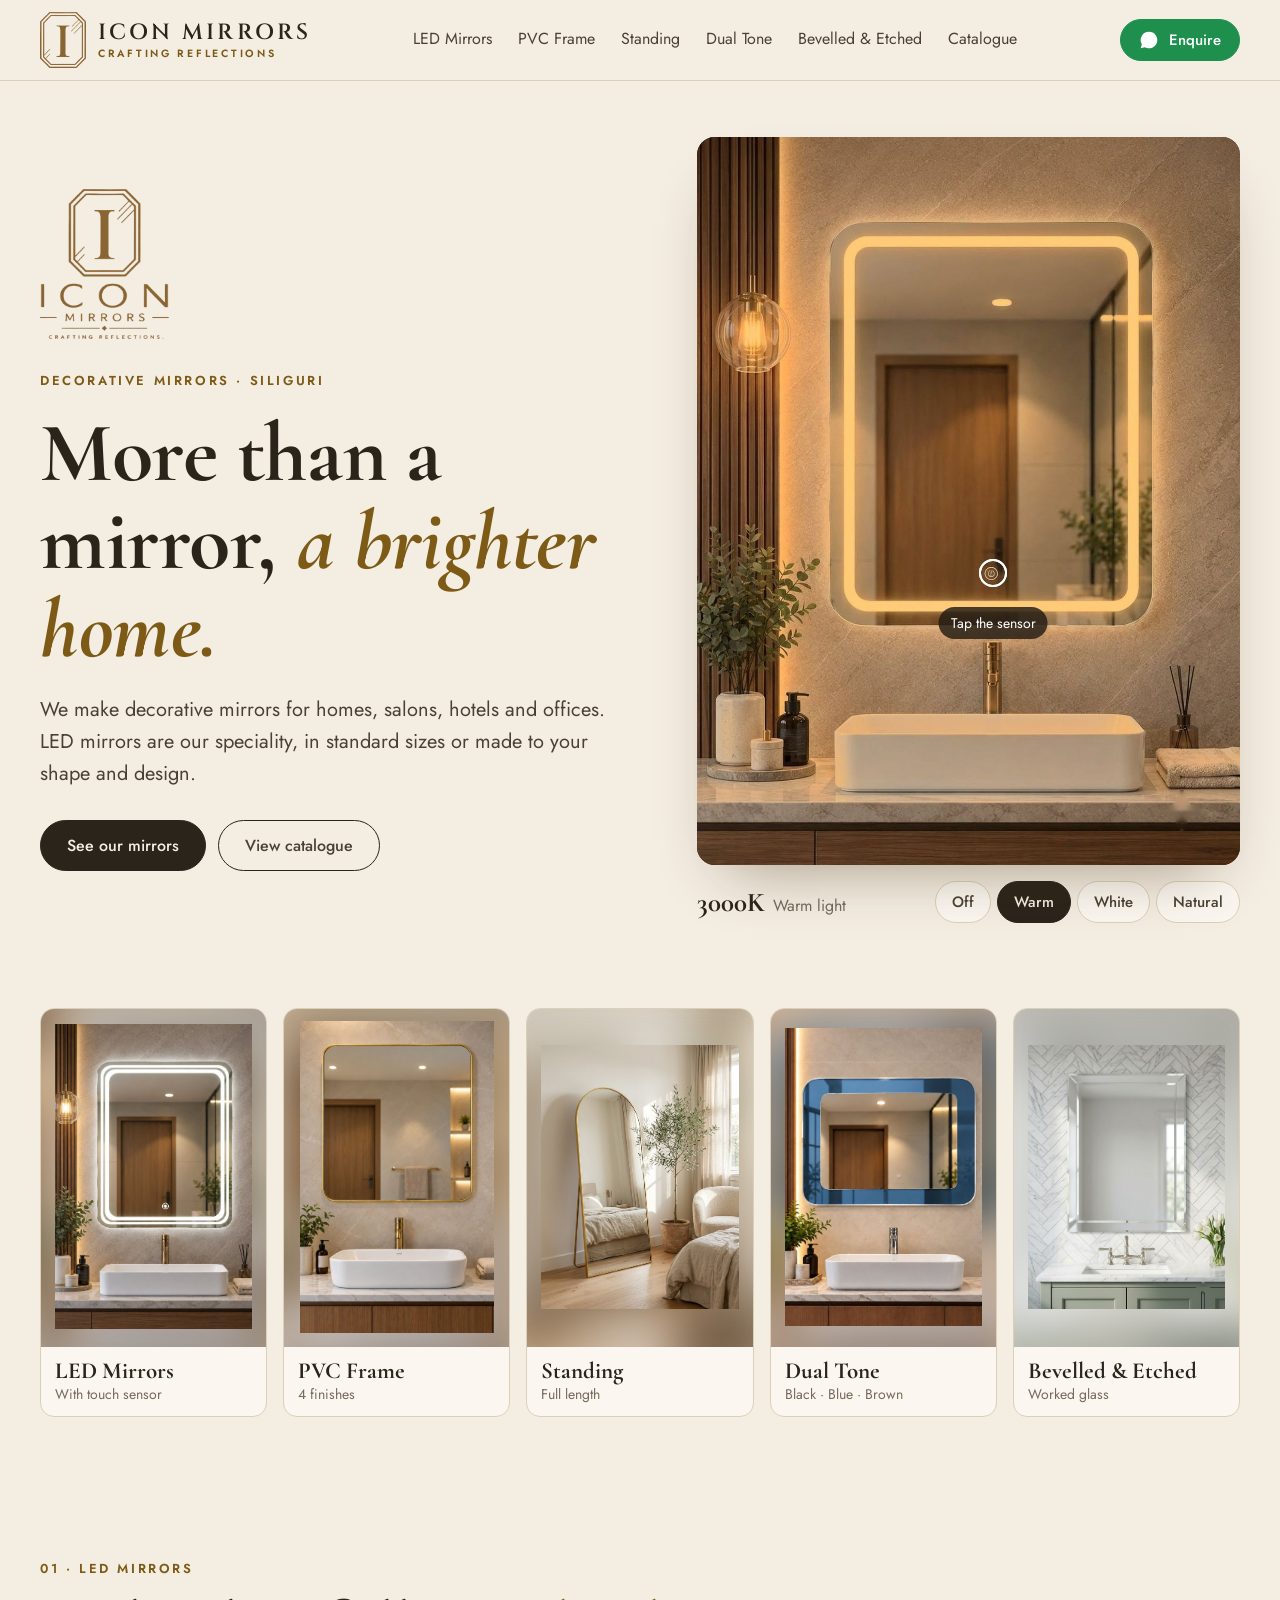
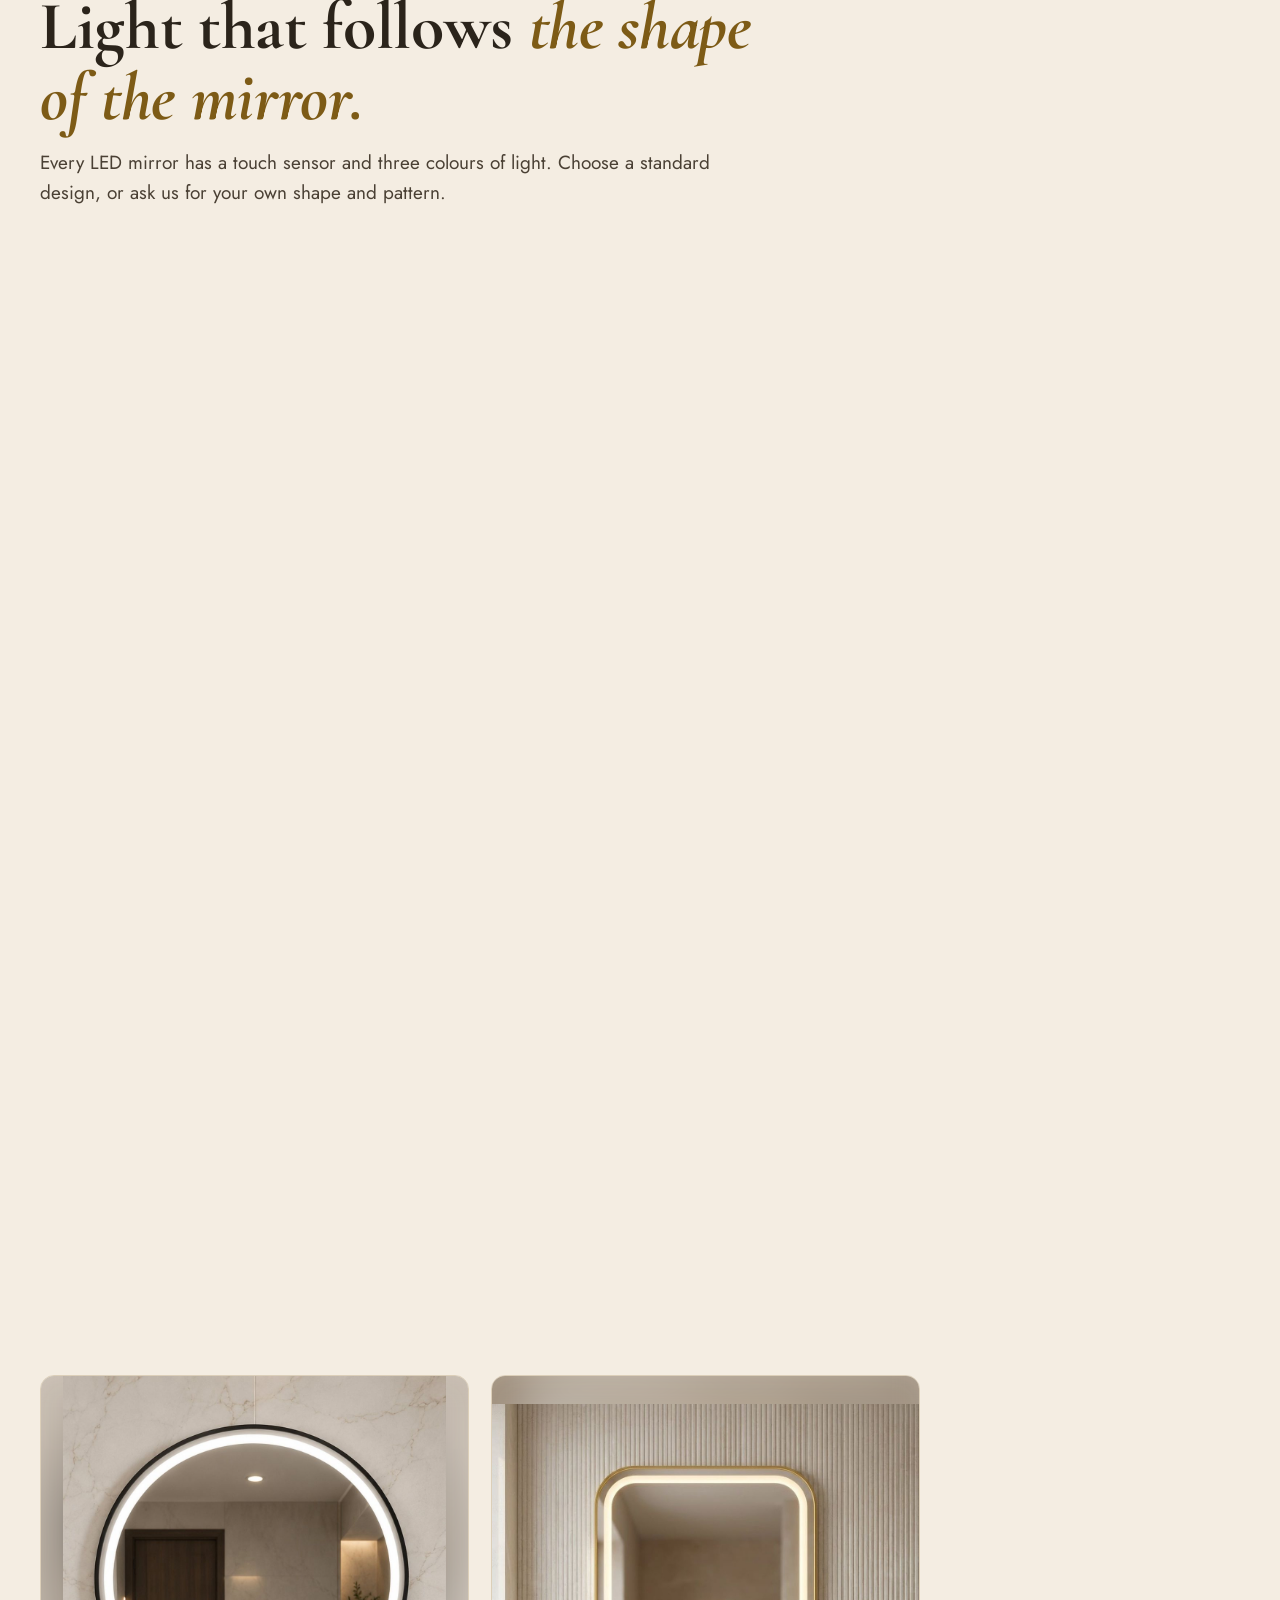
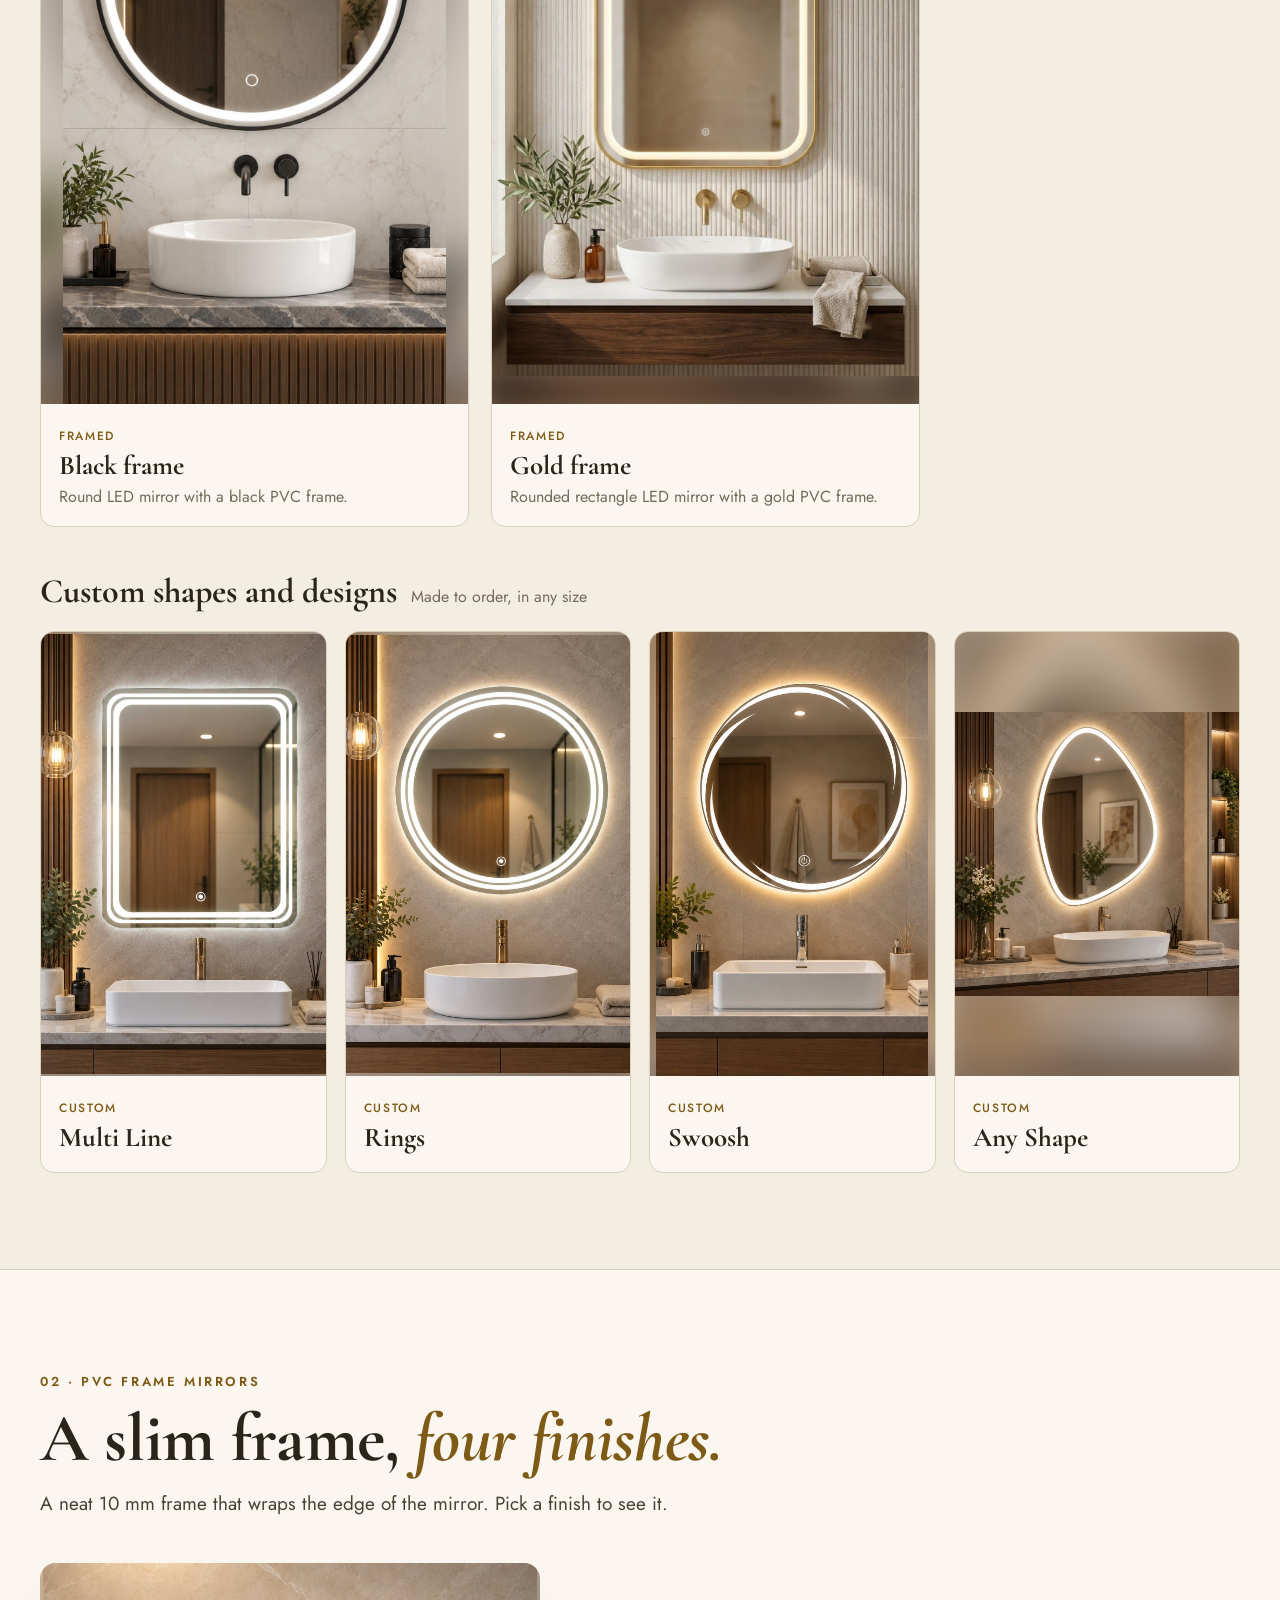
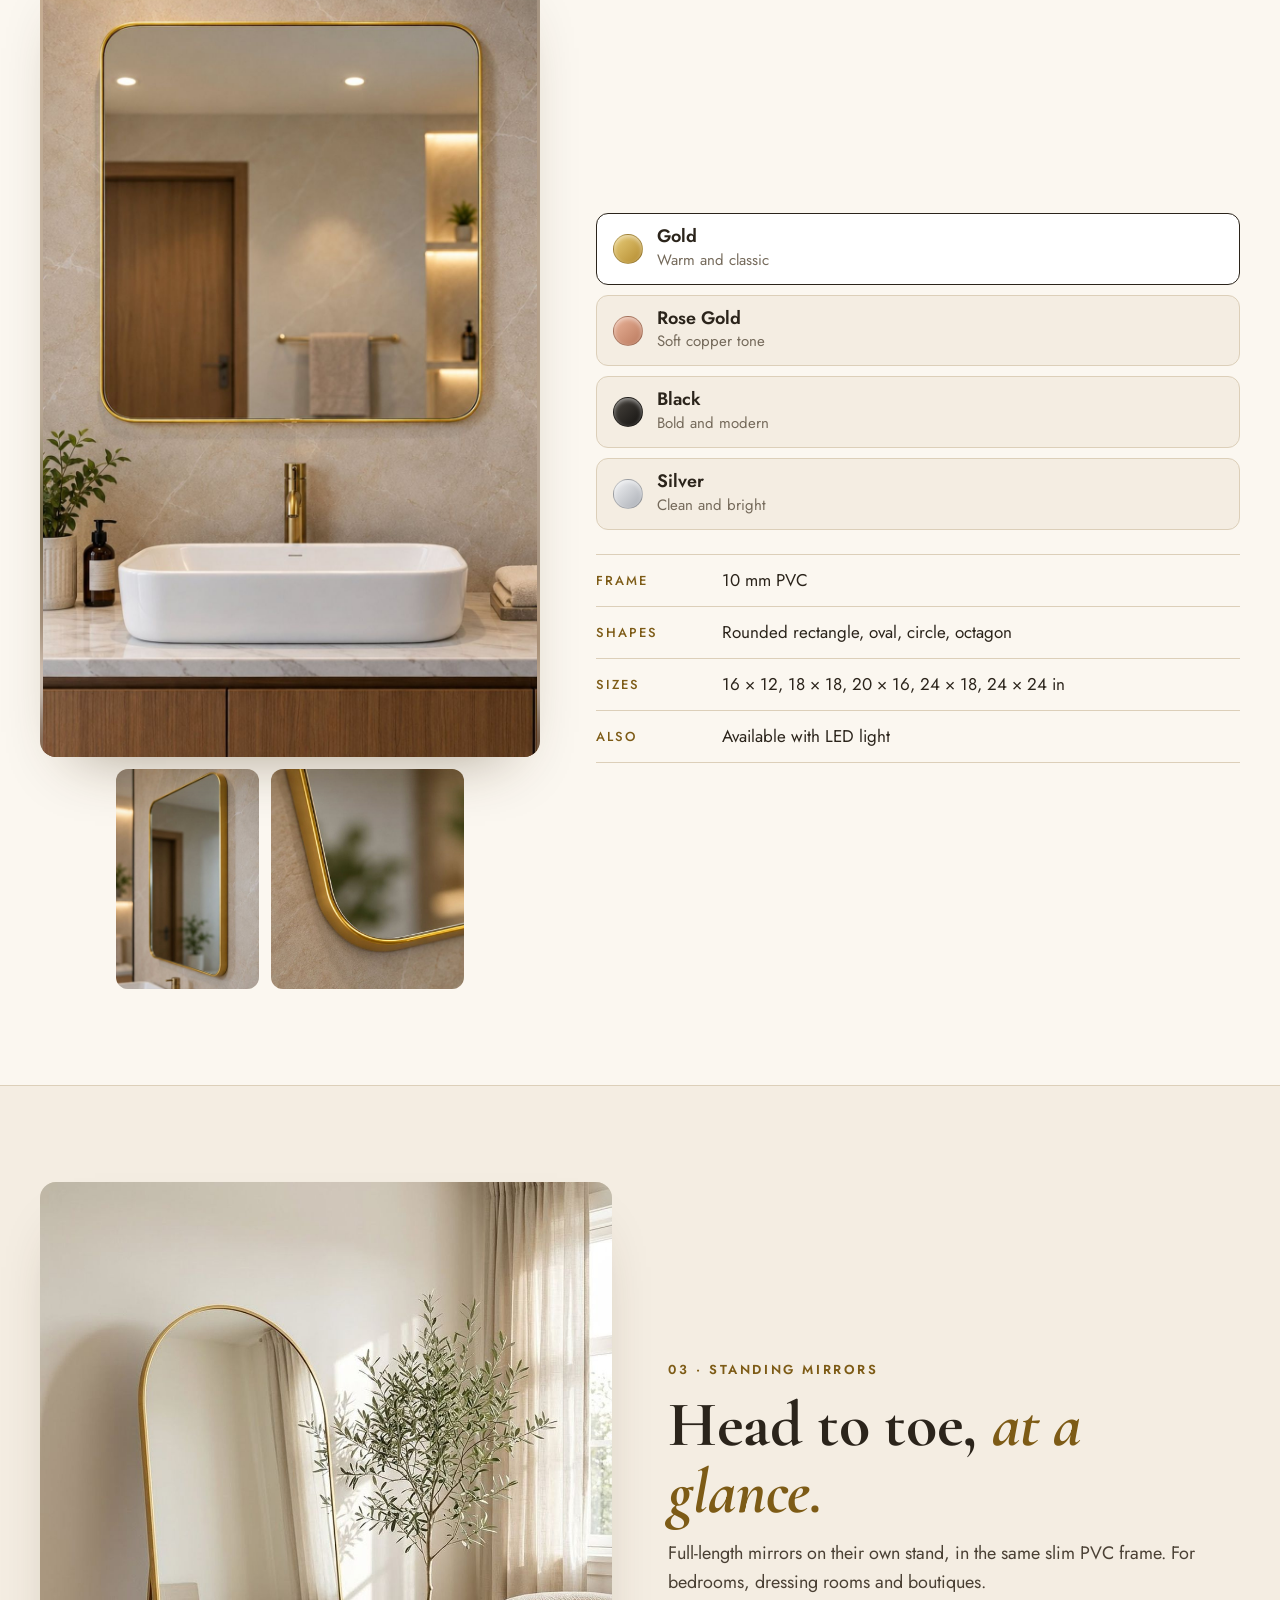
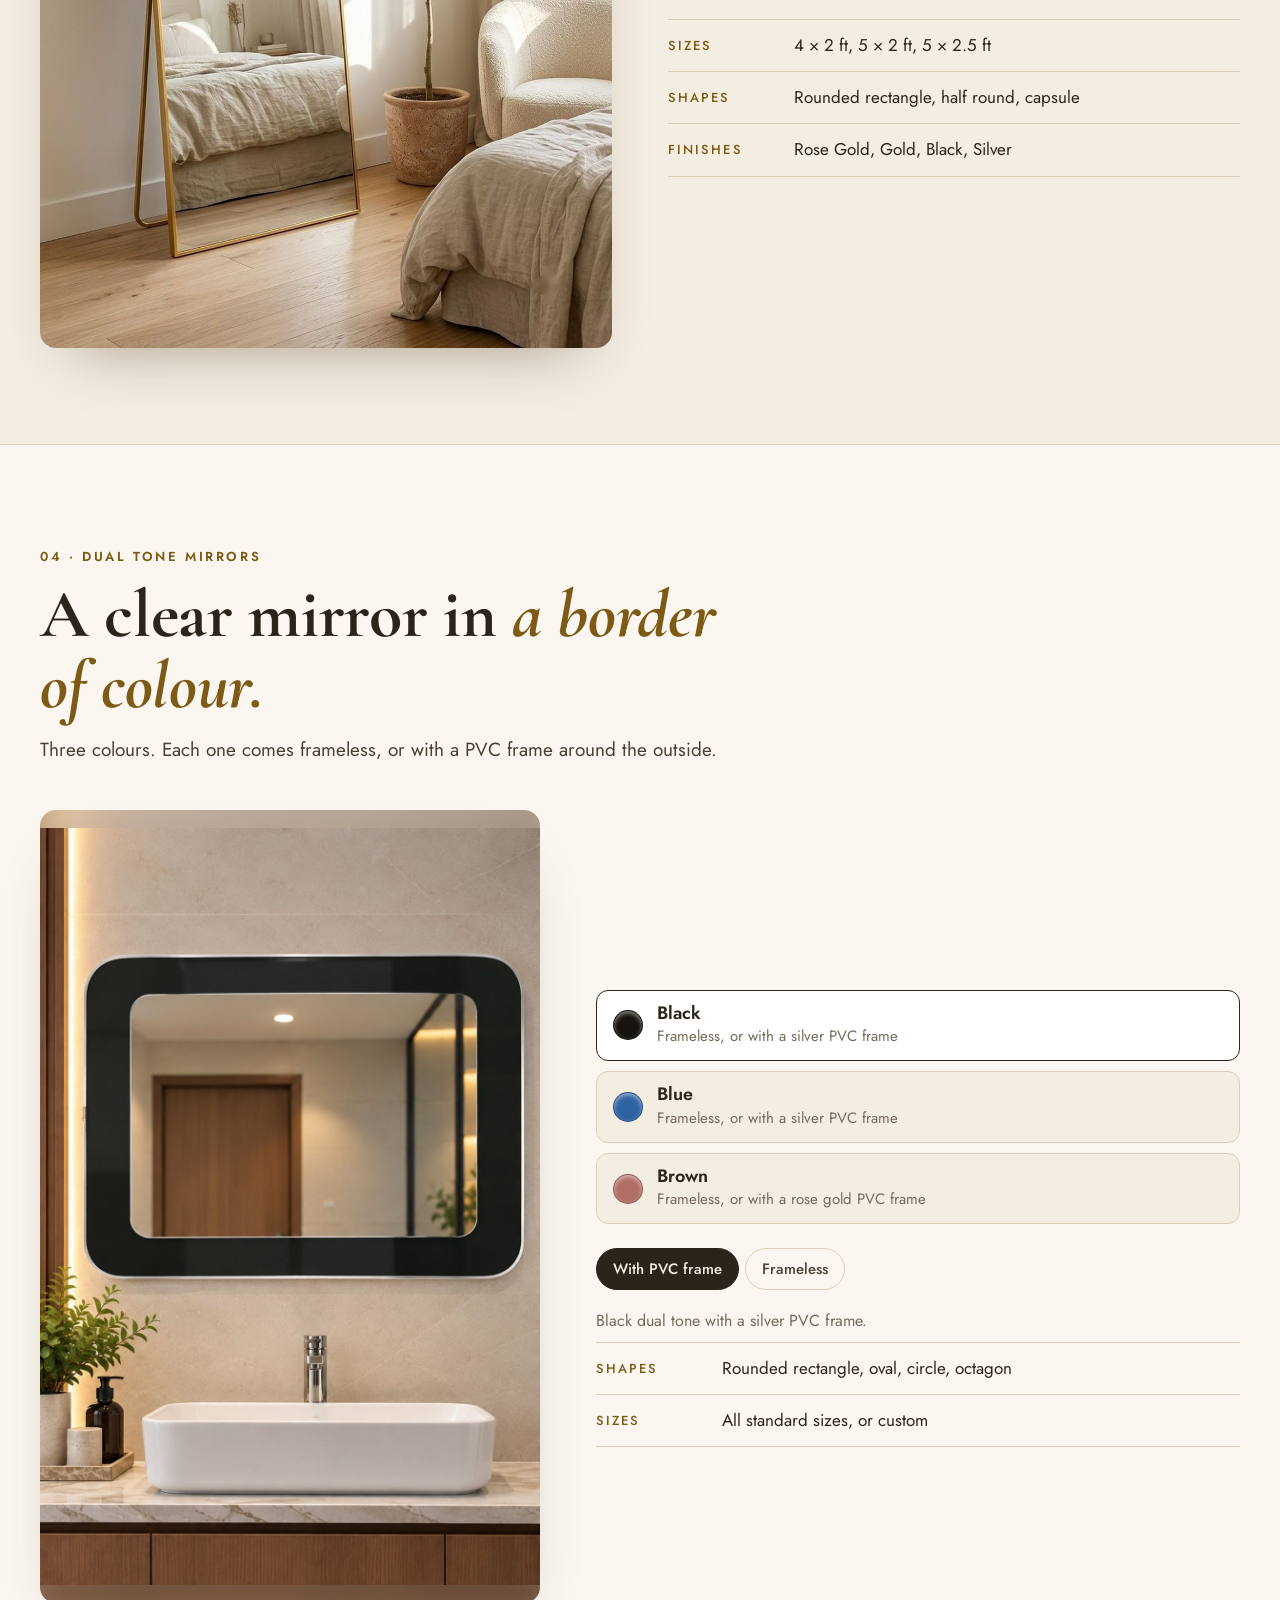
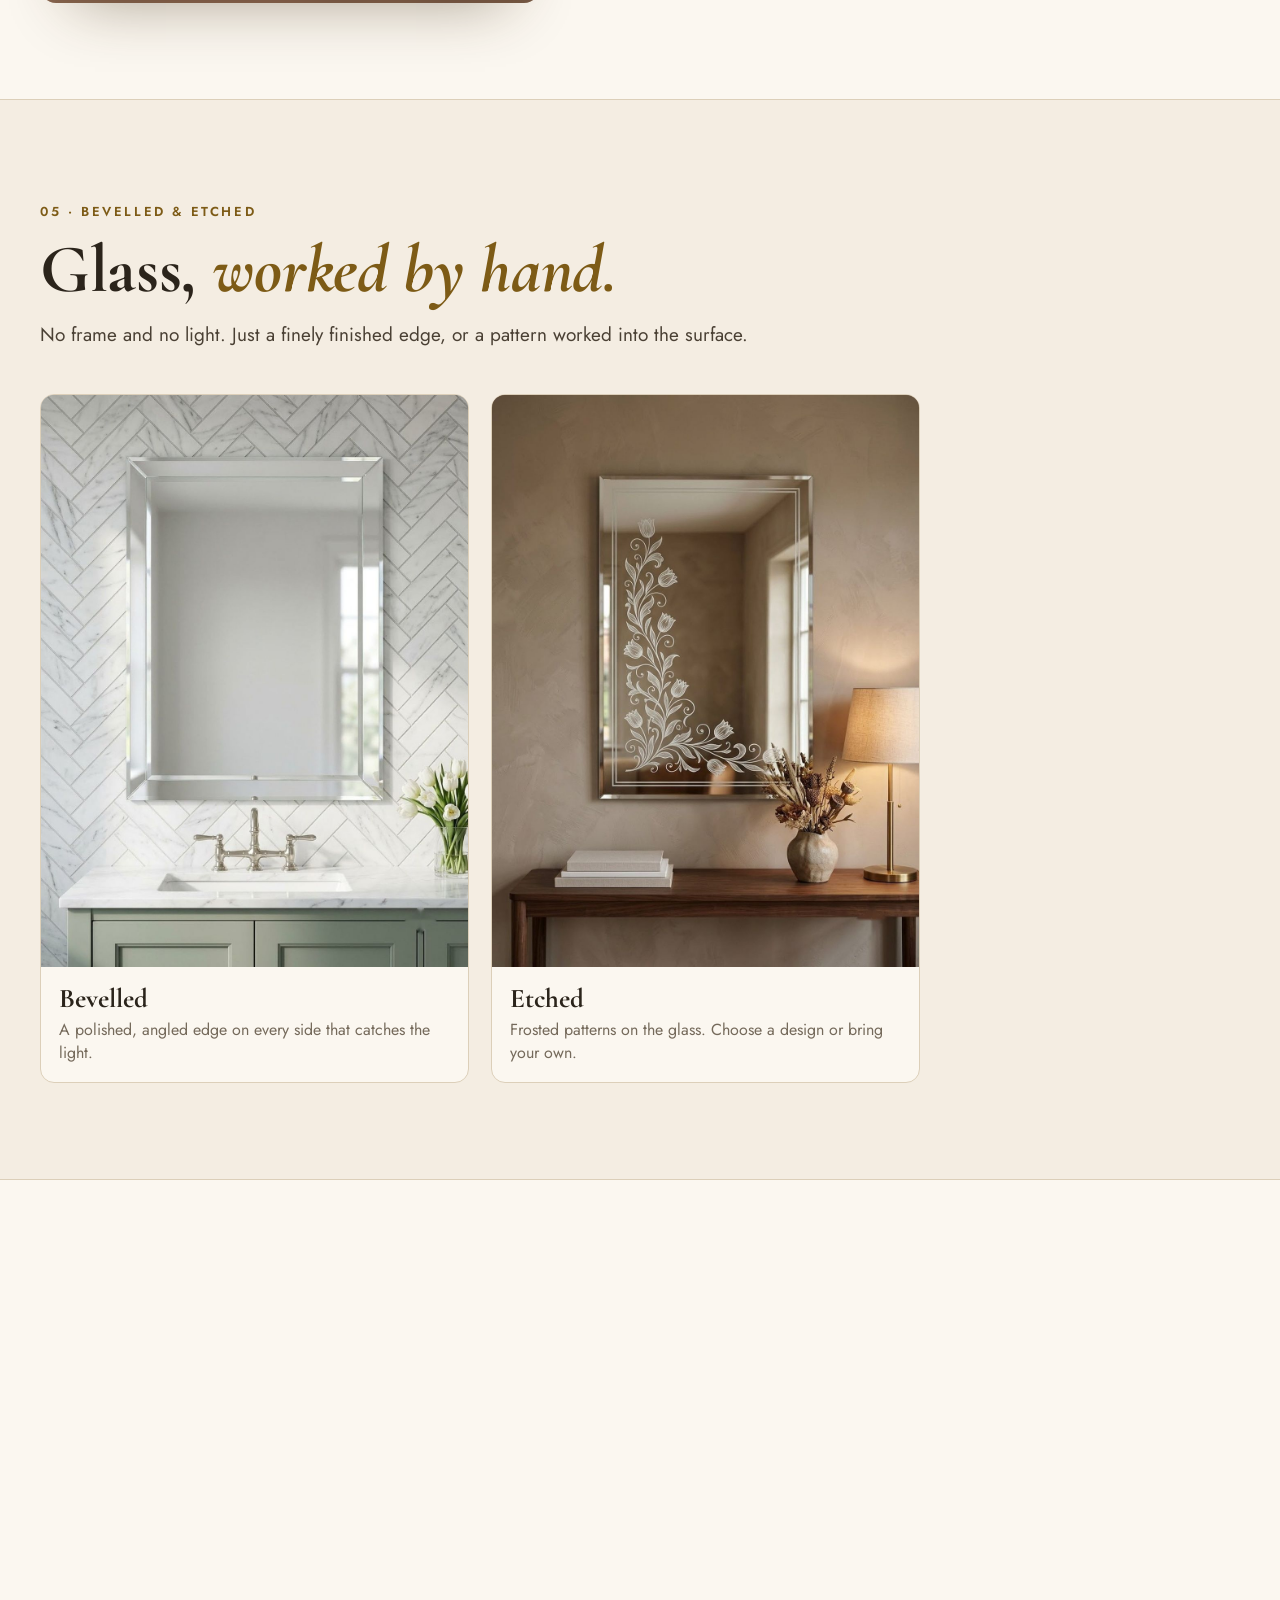
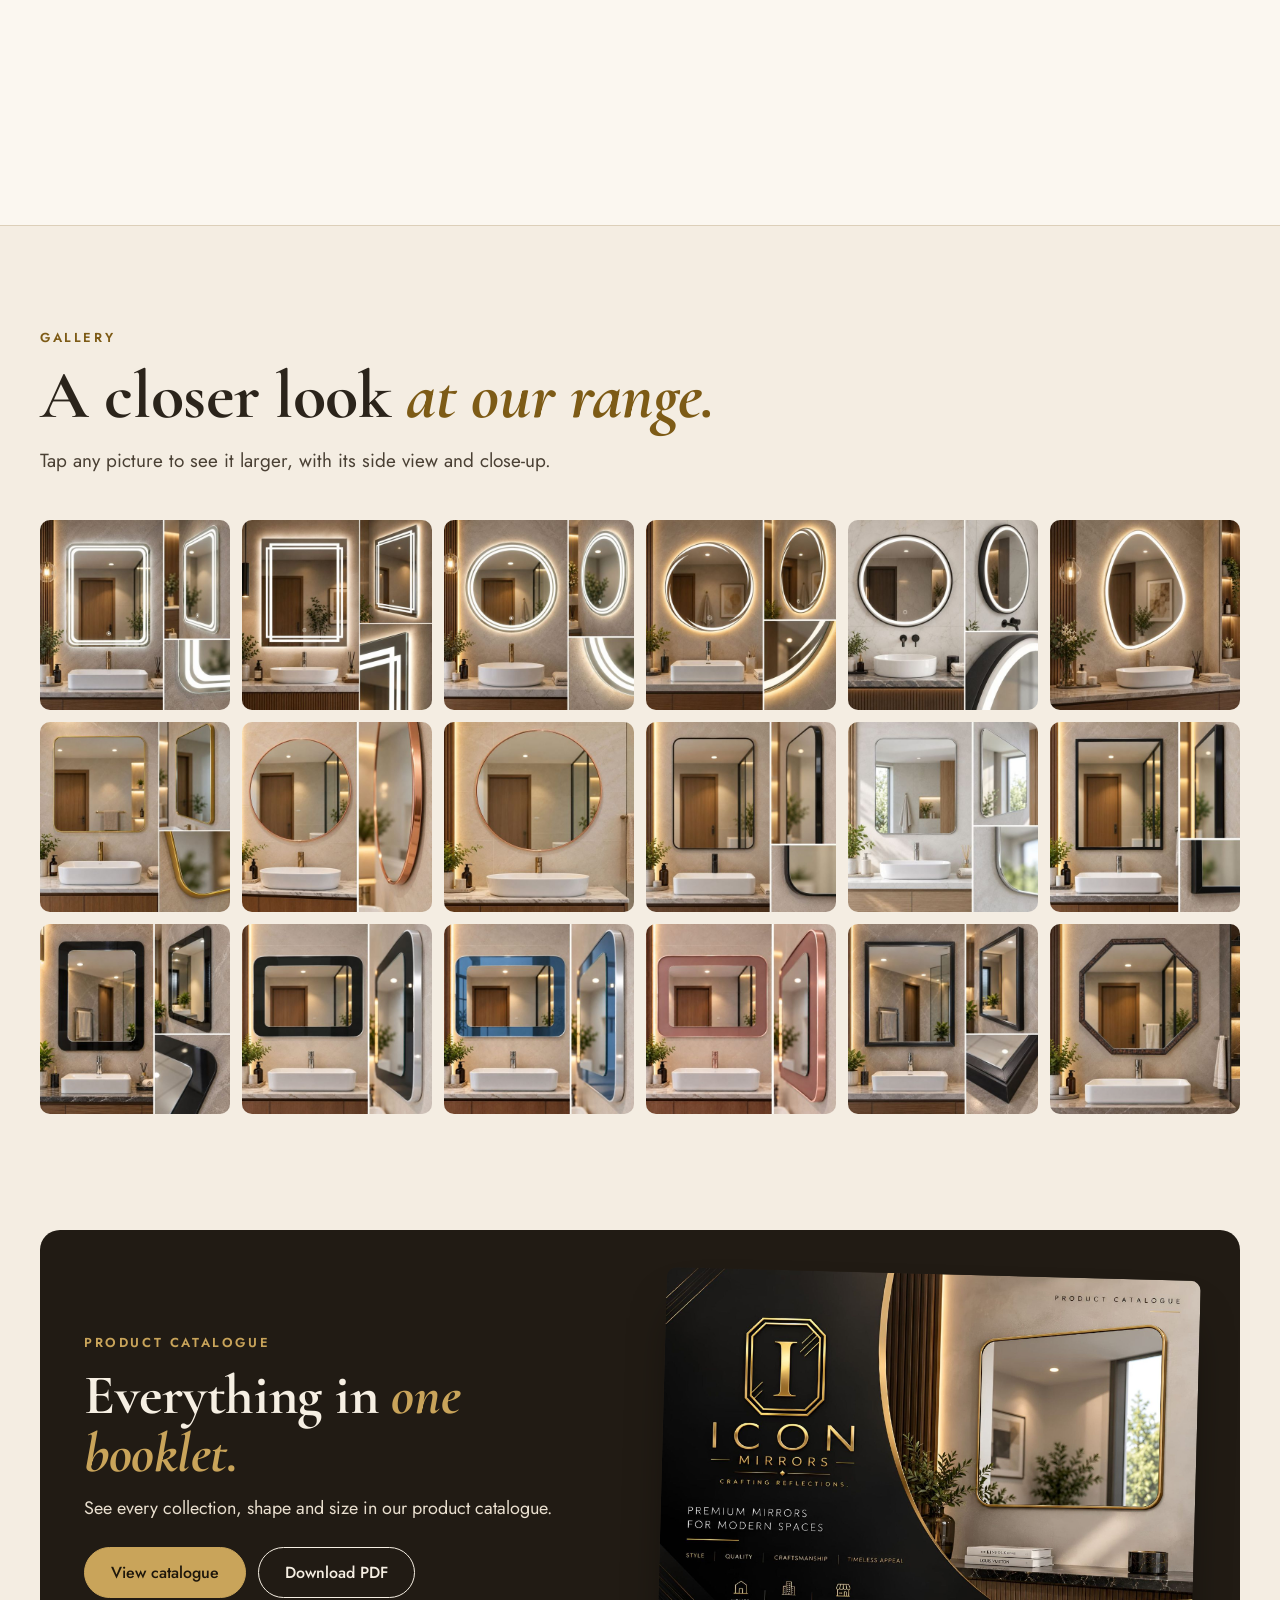
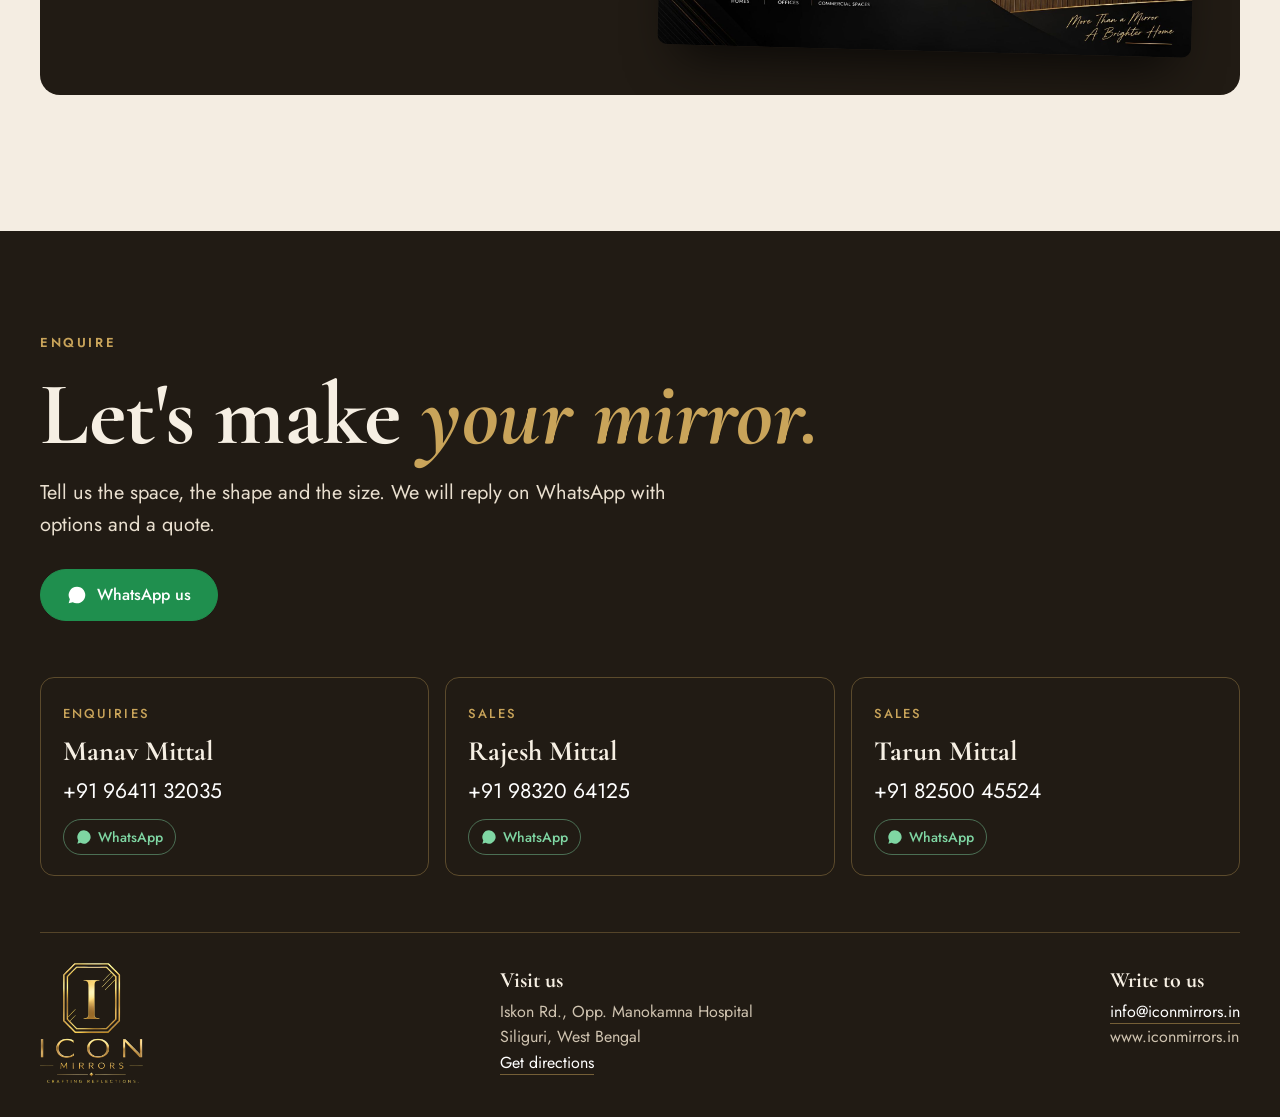
<file: index.html>
<!doctype html><html lang="en"><head><meta charset="utf-8"><meta name="viewport" content="width=device-width,initial-scale=1,viewport-fit=cover"><title>Icon Mirrors</title>
<meta name="description" content="Icon Mirrors, Siliguri: LED mirrors with touch sensor, PVC frame, standing, dual tone, bevelled and etched mirrors. Standard sizes or custom shapes made to order.">
<meta property="og:type" content="website">
<meta property="og:site_name" content="Icon Mirrors">
<meta property="og:title" content="Icon Mirrors | LED &amp; Decorative Mirrors, Siliguri">
<meta property="og:description" content="LED mirrors with touch sensor, PVC frame, standing, dual tone, bevelled and etched mirrors. Custom shapes and sizes made to order.">
<meta property="og:url" content="https://www.iconmirrors.in/">
<meta property="og:image" content="https://www.iconmirrors.in/assets/og.jpg">
<meta property="og:image:width" content="1200"><meta property="og:image:height" content="630">
<meta name="twitter:card" content="summary_large_image">
<meta name="theme-color" content="#f4ede2">
<link rel="icon" type="image/png" sizes="32x32" href="assets/favicon-32.png">
<link rel="apple-touch-icon" href="assets/apple-touch-icon.png">
<meta name="claude:viewport-fit-sides" content="cover">
<link rel="preconnect" href="https://fonts.googleapis.com">
<link rel="stylesheet" href="https://fonts.googleapis.com/css2?family=Cinzel:wght@600&family=Cormorant+Garamond:ital,wght@0,600;0,700;1,600;1,700&family=Jost:wght@400;500;600&display=swap">
<style>
:root{
  color-scheme:light;
  --bg:#f4ede2; --card:#fbf7f0; --sand:#eadfce; --line:#dccfb9;
  --ink:#2b241b; --text:#4a4034; --mute:#756a5b;
  --gold:#7d5b16; --gold2:#c9a45a; --dark:#211b14; --cream:#f6efe3;
  --serif:'Cormorant Garamond',Georgia,'Times New Roman',serif;
  --sans:'Jost','Helvetica Neue',Arial,sans-serif;
  --gl:max(20px,env(safe-area-inset-left,0px)); --gr:max(20px,env(safe-area-inset-right,0px));
}
*{box-sizing:border-box}
[hidden]{display:none!important}
body{margin:0;background:var(--bg);color:var(--text);font-family:var(--sans);font-size:18px;line-height:1.6;-webkit-font-smoothing:antialiased;overflow-x:hidden}
img{display:block;max-width:100%}
h1,h2,h3,h4,p,figure{margin:0}
a{color:inherit}
button{font:inherit;color:inherit;background:none;border:0;cursor:pointer;padding:0}
.wrap{max-width:1240px;margin:0 auto;padding-left:var(--gl);padding-right:var(--gr)}
.serif{font-family:var(--serif);font-weight:700;color:var(--ink);line-height:1.04;letter-spacing:-.005em}
.serif em{font-style:italic;font-weight:700;color:var(--gold)}
.eyebrow{font-size:13px;font-weight:600;letter-spacing:.2em;text-transform:uppercase;color:var(--gold)}
section{padding:96px 0}
.sec-head{max-width:720px;margin-bottom:44px}
.sec-head h2{font-size:clamp(40px,5.4vw,68px);margin:10px 0 14px}
.sec-head p{font-size:19px}
:focus-visible{outline:2px solid var(--gold);outline-offset:3px}

/* buttons */
.btn{display:inline-flex;align-items:center;justify-content:center;gap:10px;min-height:50px;padding:12px 26px;border-radius:999px;font-weight:500;font-size:16px;text-decoration:none;transition:transform .25s,background .25s,color .25s,border-color .25s;border:1.5px solid var(--ink);white-space:nowrap}
@media(hover:hover){.btn:hover{transform:translateY(-2px)}}
.btn.solid{background:var(--ink);color:var(--cream)}
.btn.solid:hover{background:#000}
.btn.ghost:hover{background:var(--ink);color:var(--cream)}
.btn.wa{background:#1f8f4e;border-color:#1f8f4e;color:#fff}
.btn.wa:hover{background:#18763f}
.btn svg{width:20px;height:20px;fill:currentColor;flex:none}
.btn.sm{min-height:42px;padding:8px 18px;font-size:15px}

/* nav */
#nav{position:sticky;top:0;z-index:40;background:rgba(244,237,226,.92);backdrop-filter:blur(12px);border-bottom:1px solid var(--line);padding-top:env(safe-area-inset-top,0px)}
#nav .wrap{display:flex;align-items:center;justify-content:space-between;gap:18px;height:80px}
.brand{display:flex;align-items:center;gap:12px;text-decoration:none}
.brand img{height:56px;width:auto;flex:none}
.wm{display:block;line-height:1.15}
.wm small{display:block;font-size:10.5px;font-weight:600;letter-spacing:.26em;text-transform:uppercase;color:var(--gold);margin-top:3px}
.brand b{display:block;font-family:'Cinzel',Georgia,serif;font-size:22px;font-weight:600;color:var(--ink);letter-spacing:.14em}
#nav nav{display:flex;gap:26px}
#nav nav a{text-decoration:none;font-size:16px;color:var(--text);padding:6px 0;border-bottom:2px solid transparent;transition:color .2s,border-color .2s}
#nav nav a:hover,#nav nav a.on{color:var(--ink);border-color:var(--gold2)}
@media(max-width:1020px){#nav nav{display:none}}
@media(max-width:1180px){#nav nav{gap:18px}#nav nav a{font-size:15px}}
@media(max-width:520px){.brand img{height:46px}.brand b{font-size:16px;letter-spacing:.1em}.wm small{font-size:8.5px;letter-spacing:.2em}#nav .wrap{height:70px}}

/* hero */
#hero{padding:56px 0 84px}
#hero .grid{display:grid;grid-template-columns:1.05fr .95fr;gap:56px;align-items:center}
#hero h1{font-size:clamp(46px,6.6vw,92px);margin:16px 0 20px}
#hero .lead{font-size:20px;max-width:30em}
.hero-logo{height:150px;width:auto;margin-bottom:26px}
@media(max-width:900px){.hero-logo{height:120px;margin:0 auto 22px}#hero .grid>div:first-child{text-align:center}#hero .acts{justify-content:center}#hero .lead{margin:0 auto}}
#hero .acts{display:flex;flex-wrap:wrap;gap:12px;margin-top:30px}
.mirror{position:relative;isolation:isolate;border-radius:18px;overflow:hidden;background:var(--sand);aspect-ratio:1350/1808;box-shadow:0 30px 60px -30px rgba(60,40,10,.45)}
.mirror img{position:absolute;inset:0;width:100%;height:100%;object-fit:cover;transition:opacity .8s ease}
#sensor{position:absolute;z-index:500;left:54.6%;top:59.9%;width:64px;height:64px;margin:-32px 0 0 -32px;border-radius:50%}
#sensor::before,#sensor::after{content:"";position:absolute;inset:18px;border-radius:50%;border:2px solid #fff;animation:ping 2.2s ease-out infinite}
#sensor::after{animation-delay:1.1s}
@keyframes ping{0%{transform:scale(.5);opacity:1}100%{transform:scale(2.2);opacity:0}}
.hint{position:absolute;z-index:500;left:54.6%;top:calc(59.9% + 34px);transform:translateX(-50%);background:rgba(33,27,20,.82);color:#fff;font-size:14px;padding:5px 12px;border-radius:999px;white-space:nowrap;pointer-events:none;transition:opacity .4s}
.lightbar{margin-top:16px;display:flex;align-items:center;justify-content:space-between;gap:12px;flex-wrap:wrap}
.lightbar .now{font-size:16px;color:var(--mute)}
.lightbar .now b{font-family:var(--serif);font-size:27px;color:var(--ink);font-weight:700;margin-right:8px}
.seg{display:flex;gap:6px;flex-wrap:wrap}
.seg button{min-height:42px;padding:8px 16px;border-radius:999px;border:1.5px solid var(--line);font-size:15px;font-weight:500;color:var(--text);background:var(--card);transition:all .25s}
.seg button:hover{border-color:var(--gold2)}
.seg button.on{background:var(--ink);border-color:var(--ink);color:var(--cream)}
@media(max-width:900px){#hero{padding-top:36px}#hero .grid{grid-template-columns:1fr;gap:36px}}

/* collections */
#collections{padding:0 0 40px}
.cols{display:grid;grid-template-columns:repeat(5,1fr);gap:16px}
.col{display:block;border-radius:14px;overflow:hidden;text-decoration:none;background:var(--card);border:1px solid var(--line)}
.col .fit{aspect-ratio:2/3}
.col .fit>img{transition:transform .8s cubic-bezier(.2,.7,.2,1)}
@media(hover:hover){.col:hover .fit>img{transform:scale(1.04)}}
.col>span{display:block;padding:12px 14px 14px;color:var(--ink);font-family:var(--serif);font-size:23px;font-weight:700;line-height:1.1}
.col small{display:block;font-family:var(--sans);font-size:14px;font-weight:400;color:var(--mute);margin-top:3px}
@media(max-width:900px){.cols{grid-template-columns:repeat(2,1fr)}}

/* whole-photo boxes: the photo is never cropped, a soft blur of it fills any gap */
.fit{position:relative;overflow:hidden;background:var(--sand)}
.fit>i{position:absolute;inset:-30px;background-size:cover;background-position:center;filter:blur(24px);opacity:.95}
.fit>img{position:relative;display:block;width:100%;height:100%;object-fit:contain}

/* product cards */
.sub{display:flex;align-items:baseline;gap:14px;flex-wrap:wrap;margin:46px 0 20px}
.sub h3{font-family:var(--serif);font-size:34px;font-weight:700;color:var(--ink);line-height:1.1}
.sub span{font-size:16px;color:var(--mute)}
.grid3{display:grid;grid-template-columns:repeat(3,1fr);gap:22px}
.grid2{display:grid;grid-template-columns:repeat(2,1fr);gap:22px;max-width:880px}
.grid4{display:grid;grid-template-columns:repeat(4,1fr);gap:18px}
.pc{display:block;text-align:left;background:var(--card);border:1px solid var(--line);border-radius:14px;overflow:hidden;transition:transform .35s,box-shadow .35s;width:100%}
@media(hover:hover){.pc:hover{transform:translateY(-4px);box-shadow:0 22px 40px -24px rgba(60,40,10,.4)}.pc:hover .ph>img{transform:scale(1.03)}.gal button:hover img{transform:scale(1.06)}}
.pc .ph{display:block;aspect-ratio:.68}
.grid4 .pc .ph{aspect-ratio:.64}
#glass .pc .ph{aspect-ratio:1350/1808}
.pc .ph>img{transition:transform .8s cubic-bezier(.2,.7,.2,1)}
.pc .tx{padding:16px 18px 18px;display:block}
.pc .tag{display:inline-block;font-size:12px;font-weight:500;letter-spacing:.14em;text-transform:uppercase;color:var(--gold);margin-bottom:4px}
.pc b{display:block;font-family:var(--serif);font-size:27px;font-weight:700;color:var(--ink);line-height:1.15}
.pc i{display:block;font-style:normal;font-size:16px;color:var(--mute);margin-top:4px;line-height:1.45}
@media(max-width:900px){.grid3{grid-template-columns:repeat(2,1fr)}.grid4{grid-template-columns:repeat(2,1fr)}}
@media(max-width:560px){.grid3,.grid2{grid-template-columns:1fr}.grid4{gap:12px}.grid4 .pc b{font-size:21px}.grid4 .pc .tx{padding:12px}}

/* facts */
.facts{display:grid;grid-template-columns:repeat(3,1fr);gap:18px;margin-top:8px}
.fact{background:var(--card);border:1px solid var(--line);border-radius:14px;padding:22px}
.fact b{display:block;font-family:var(--serif);font-size:26px;color:var(--ink);font-weight:700;line-height:1.15;margin-bottom:6px}
.fact p{font-size:17px}
@media(max-width:800px){.facts{grid-template-columns:1fr}}

/* viewer (pvc / dual) */
.band{background:var(--card);border-top:1px solid var(--line);border-bottom:1px solid var(--line)}
.viewer{display:grid;grid-template-columns:minmax(0,500px) minmax(0,1fr);gap:56px;align-items:center}
.stack{position:relative;isolation:isolate;border-radius:16px;overflow:hidden;aspect-ratio:.63;background:var(--sand);box-shadow:0 30px 60px -34px rgba(60,40,10,.45)}
.stack>.fit{position:absolute;inset:0;opacity:0;transition:opacity .6s ease}
.stack>.fit.on{opacity:1}
.thumbs{display:flex;justify-content:center;gap:12px;margin-top:12px;height:220px}
.thumbs img{height:100%;width:auto;max-width:48%;object-fit:contain;border-radius:12px;background:var(--sand);transition:opacity .3s}
@media(max-width:600px){.thumbs{height:170px}}
.opts{display:flex;flex-direction:column;gap:10px;margin:24px 0}
.opt{display:flex;align-items:center;gap:14px;width:100%;text-align:left;padding:12px 16px;border:1.5px solid var(--line);border-radius:12px;background:var(--bg);min-height:60px;transition:border-color .25s,background .25s}
.opt:hover{border-color:var(--gold2)}
.opt.on{border-color:var(--ink);background:#fff}
.opt .dot{width:30px;height:30px;border-radius:50%;flex:none;border:1px solid rgba(0,0,0,.18);box-shadow:inset 0 2px 4px rgba(255,255,255,.5)}
.opt b{display:block;font-size:18px;font-weight:600;color:var(--ink);line-height:1.2}
.opt small{display:block;font-size:15px;color:var(--mute)}
.spec{border-top:1px solid var(--line);margin-top:8px}
.spec div{display:grid;grid-template-columns:110px 1fr;gap:16px;padding:12px 0;border-bottom:1px solid var(--line);font-size:17px}
.spec div span:first-child{font-size:13px;font-weight:500;letter-spacing:.16em;text-transform:uppercase;color:var(--gold);padding-top:4px}
.spec div span:last-child{color:var(--ink)}
@media(max-width:900px){.viewer{grid-template-columns:1fr;gap:28px}}

/* split */
.split{display:grid;grid-template-columns:1fr 1fr;gap:56px;align-items:center}
.split .pic{border-radius:16px;overflow:hidden;background:var(--sand);box-shadow:0 30px 60px -34px rgba(60,40,10,.45)}
.split .pic img{width:100%;height:auto}
.split h2{font-size:clamp(38px,5vw,64px);margin:10px 0 14px}
@media(max-width:900px){.split{grid-template-columns:1fr;gap:28px}}

/* shapes */
.shapes{display:grid;grid-template-columns:repeat(4,1fr);gap:16px}
.shape{background:var(--card);border:1px solid var(--line);border-radius:14px;padding:24px 12px 18px;text-align:center;font-size:17px;color:var(--ink);font-weight:500}
.shape svg{width:64px;height:76px;margin:0 auto 12px;display:block;fill:#fff;stroke:var(--gold);stroke-width:2}
.sizes{display:flex;flex-wrap:wrap;gap:10px;margin-top:22px}
.size{border:1.5px solid var(--line);background:var(--card);border-radius:999px;padding:9px 18px;font-size:17px;color:var(--ink)}
.size.c{border-color:var(--gold);color:var(--gold);font-weight:500}
@media(max-width:700px){.shapes{grid-template-columns:repeat(2,1fr)}}

/* gallery */
.gal{display:grid;grid-template-columns:repeat(6,1fr);gap:12px}
.gal button{border-radius:10px;overflow:hidden;aspect-ratio:1;background:var(--sand)}
.gal img{width:100%;height:100%;object-fit:cover;transition:transform .6s}
@media(max-width:900px){.gal{grid-template-columns:repeat(3,1fr)}}
@media(max-width:480px){.gal{grid-template-columns:repeat(2,1fr)}}

/* catalogue */
#catalogue .box{display:grid;grid-template-columns:1fr 1fr;gap:44px;align-items:center;background:var(--dark);color:#e9dfcf;border-radius:20px;padding:44px;overflow:hidden}
#catalogue h2{font-size:clamp(34px,4.4vw,56px);color:var(--cream);margin:10px 0 12px}
#catalogue h2 em{color:var(--gold2)}
#catalogue .eyebrow{color:var(--gold2)}
#catalogue .acts{display:flex;flex-wrap:wrap;gap:12px;margin-top:24px}
#catalogue .btn{border-color:var(--cream);color:var(--cream)}
#catalogue .btn.solid{background:var(--gold2);border-color:var(--gold2);color:#1d160b}
#catalogue .btn.solid:hover{background:#dcb96e}
#catalogue .btn.ghost:hover{background:var(--cream);color:var(--dark)}
#catalogue .cover{border-radius:10px;overflow:hidden;box-shadow:0 30px 50px -20px rgba(0,0,0,.7);transform:rotate(1.5deg);display:block;width:100%}
#catalogue .note{font-size:15px;color:#b9ad9a;margin-top:14px}
@media(max-width:860px){#catalogue .box{grid-template-columns:1fr;padding:28px 22px}}

/* contact */
#contact{background:var(--dark);color:#e9dfcf;padding:96px 0 0;margin-top:40px}
#contact h2{font-size:clamp(44px,7vw,96px);color:var(--cream)}
#contact h2 em{color:var(--gold2)}
#contact .eyebrow{color:var(--gold2)}
#contact .lead{font-size:20px;max-width:32em;margin:16px 0 28px}
.people{display:grid;grid-template-columns:repeat(3,1fr);gap:16px;margin-top:56px}
.person{border:1px solid rgba(201,164,90,.35);border-radius:14px;padding:20px 22px}
.person small{font-size:13px;letter-spacing:.16em;text-transform:uppercase;color:var(--gold2);font-weight:500}
.person b{display:block;font-family:var(--serif);font-size:28px;font-weight:700;color:var(--cream);margin-top:2px}
.person .tel{display:block;font-size:21px;color:#fff;text-decoration:none;margin-top:2px}
.person .tel:hover{color:var(--gold2)}
.person .pwa{display:inline-flex;align-items:center;gap:6px;margin-top:10px;font-size:14px;font-weight:500;color:#7fd6a3;text-decoration:none;padding:6px 12px;border:1px solid rgba(127,214,163,.45);border-radius:999px}
.person .pwa svg{width:16px;height:16px;fill:currentColor}
.person .pwa:hover{background:rgba(127,214,163,.12)}
@media(max-width:760px){.people{grid-template-columns:1fr}}
footer{display:flex;justify-content:space-between;gap:24px;flex-wrap:wrap;margin-top:56px;padding:30px 0 calc(34px + env(safe-area-inset-bottom,0px));border-top:1px solid rgba(201,164,90,.3);font-size:16px;color:#cfc3b0}
footer .fb{display:flex;gap:14px;align-items:center}
footer .fb img{height:120px;width:auto}
footer a{color:#fff;text-decoration:none;border-bottom:1px solid rgba(201,164,90,.5)}
footer a:hover{border-color:var(--gold2)}
footer b{color:var(--cream);font-family:var(--serif);font-size:22px;font-weight:700;display:block}
footer .sel{user-select:all;color:#fff}


/* lightbox */
#lb{position:fixed;inset:0;z-index:80;background:rgba(24,18,11,.94);display:flex;flex-direction:column;align-items:center;justify-content:center;padding:calc(60px + env(safe-area-inset-top,0px)) 12px calc(70px + env(safe-area-inset-bottom,0px))}
#lb img{max-width:min(1200px,100%);max-height:100%;object-fit:contain;border-radius:8px;background:#fff}
#lb .x,#lb .pv,#lb .nx{position:absolute;width:48px;height:48px;border-radius:50%;background:rgba(255,255,255,.14);color:#fff;font-size:26px;line-height:1;display:flex;align-items:center;justify-content:center}
#lb .x:hover,#lb .pv:hover,#lb .nx:hover{background:rgba(255,255,255,.28)}
#lb .x{top:calc(10px + env(safe-area-inset-top,0px));right:12px}
#lb .pv{left:12px;bottom:calc(12px + env(safe-area-inset-bottom,0px))}
#lb .nx{right:12px;bottom:calc(12px + env(safe-area-inset-bottom,0px))}
#lb .capn{position:absolute;left:70px;right:70px;bottom:calc(22px + env(safe-area-inset-bottom,0px));text-align:center;color:#fff;font-size:16px;line-height:1.35}
@media(max-width:600px){#lb .capn{font-size:14px}}
@media(min-width:900px){#lb .pv,#lb .nx{bottom:50%;margin-bottom:-24px}}

/* reveal */
.rv{opacity:0;transform:translateY(26px);transition:opacity .8s ease,transform .8s cubic-bezier(.2,.7,.2,1)}
.rv.in{opacity:1;transform:none}
@media(prefers-reduced-motion:reduce){.rv{opacity:1;transform:none;transition:none}#sensor::before,#sensor::after{animation:none}}
</style>
</head><body>
<header id="nav">
  <div class="wrap">
    <a class="brand" href="#hero" aria-label="Icon Mirrors, back to top"><img src="assets/emblem.png" alt=""><span class="wm"><b>ICON MIRRORS</b><small>Crafting Reflections</small></span></a>
    <nav>
      <a href="#led">LED Mirrors</a><a href="#pvc">PVC Frame</a><a href="#standing">Standing</a><a href="#dual">Dual Tone</a><a href="#glass">Bevelled &amp; Etched</a><a href="#catalogue">Catalogue</a>
    </nav>
    <a class="btn wa sm" data-wa target="_blank" rel="noopener" href="https://wa.me/919641132035"><svg viewBox="0 0 24 24"><path d="M12 2a10 10 0 0 0-8.600 15.100L2 22l5-1.300A10 10 0 1 0 12 2zm4.500 12.100c-.200-.100-1.500-.700-1.700-.800-.200-.100-.400-.100-.600.100l-.800 1c-.100.200-.300.200-.500.100a6.700 6.700 0 0 1-3.300-2.900c-.300-.400.300-.400.800-1.400.100-.200 0-.300 0-.500l-.800-1.800c-.200-.500-.400-.400-.600-.400h-.500c-.200 0-.500.100-.700.300-.200.300-.900.900-.900 2.200s.900 2.500 1.100 2.700c.100.200 1.900 2.900 4.600 4 1.700.700 2.300.700 3.100.600.500-.100 1.500-.600 1.700-1.200.200-.600.200-1.100.200-1.200-.100-.100-.300-.200-.500-.300z"/></svg>Enquire</a>
  </div>
</header>

<!-- HERO -->
<section id="hero">
  <div class="wrap grid">
    <div>
      <img class="hero-logo" src="assets/logo-full.png" alt="Icon Mirrors, Crafting Reflections">
      <span class="eyebrow">Decorative mirrors · Siliguri</span>
      <h1 class="serif">More than a mirror, <em>a brighter home.</em></h1>
      <p class="lead">We make decorative mirrors for homes, salons, hotels and offices. LED mirrors are our speciality, in standard sizes or made to your shape and design.</p>
      <div class="acts">
        <a class="btn solid" href="#collections">See our mirrors</a>
        <button class="btn ghost" data-cat>View catalogue</button>
      </div>
    </div>
    <div>
      <div class="mirror">
        <img src="assets/led-off.jpg" alt="LED mirror switched off, with the touch sensor glowing blue">
        <img data-s="1" src="assets/led-3000.jpg" alt="LED mirror in warm light" style="opacity:0">
        <img data-s="2" src="assets/led-6000.jpg" alt="LED mirror in white light" style="opacity:0">
        <img data-s="3" src="assets/led-4000.jpg" alt="LED mirror in natural white light" style="opacity:0">
        <button id="sensor" aria-label="Touch sensor. Tap to change the light"></button>
        <span class="hint" id="hint">Tap the sensor</span>
      </div>
      <div class="lightbar">
        <div class="now"><b id="rk">Off</b><span id="rn">Sensor glows blue</span></div>
        <div class="seg" role="group" aria-label="Light">
          <button data-set="0" class="on">Off</button><button data-set="1">Warm</button><button data-set="2">White</button><button data-set="3">Natural</button>
        </div>
      </div>
    </div>
  </div>
</section>

<!-- COLLECTIONS -->
<section id="collections">
  <div class="wrap">
    <div class="cols">
      <a class="col rv" href="#led"><span class="fit"><img src="assets/led-triple-rect.jpg" alt=""></span><span>LED Mirrors<small>With touch sensor</small></span></a>
      <a class="col rv" href="#pvc"><span class="fit"><img loading="lazy" src="assets/pvc-gold.jpg" alt=""></span><span>PVC Frame<small>4 finishes</small></span></a>
      <a class="col rv" href="#standing"><span class="fit"><img loading="lazy" src="assets/standing.jpg" alt=""></span><span>Standing<small>Full length</small></span></a>
      <a class="col rv" href="#dual"><span class="fit"><img loading="lazy" src="assets/dual-blue-framed.jpg" alt=""></span><span>Dual Tone<small>Black · Blue · Brown</small></span></a>
      <a class="col rv" href="#glass"><span class="fit"><img loading="lazy" src="assets/bevel.jpg" alt=""></span><span>Bevelled &amp; Etched<small>Worked glass</small></span></a>
    </div>
  </div>
</section>

<!-- LED -->
<section id="led" data-topic="LED mirrors">
  <div class="wrap">
    <div class="sec-head rv">
      <span class="eyebrow">01 · LED Mirrors</span>
      <h2 class="serif">Light that follows <em>the shape of the mirror.</em></h2>
      <p>Every LED mirror has a touch sensor and three colours of light. Choose a standard design, or ask us for your own shape and pattern.</p>
    </div>
    <div class="facts">
      <div class="fact rv"><b>One touch sensor</b><p>When the light is off, the sensor glows blue. Tap it once to switch the mirror on.</p></div>
      <div class="fact rv"><b>Three lights</b><p>Each tap changes the light: warm (3000K), white (6000K), natural white (4000K), then off.</p></div>
      <div class="fact rv"><b>Parallel to the edge</b><p>The light band follows the mirror's outline. On a 24 × 18 in mirror: 1 in clear glass, then 1 in of light.</p></div>
    </div>

    <div class="sub rv"><h3>Standard designs</h3><span>Ready in all standard shapes and sizes</span></div>
    <div class="grid2">
      <button class="pc rv" data-lb="led-3000,led-6000,led-4000,led-off" data-cap="Single Line LED mirror"><span class="ph fit"><img loading="lazy" src="assets/led-3000.jpg" alt="Single line LED mirror"></span><span class="tx"><span class="tag">Standard</span><b>Single Line</b><i>One band of light around the mirror.</i></span></button>
      <button class="pc rv" data-lb="led-double,led-double-side,led-double-detail" data-cap="Double Line LED mirror"><span class="ph fit"><img loading="lazy" src="assets/led-double.jpg" alt="Double line LED mirror"></span><span class="tx"><span class="tag">Standard</span><b>Double Line</b><i>Two parallel bands for a brighter look.</i></span></button>
    </div>

    <div class="sub rv"><h3>LED with PVC frame</h3><span>Any LED mirror can have a slim frame</span></div>
    <div class="grid2">
      <button class="pc rv" data-lb="led-round-black,led-round-black-side,led-round-black-detail" data-cap="Round LED mirror with black PVC frame"><span class="ph fit"><img loading="lazy" src="assets/led-round-black.jpg" alt="Round LED mirror with a black frame"></span><span class="tx"><span class="tag">Framed</span><b>Black frame</b><i>Round LED mirror with a black PVC frame.</i></span></button>
      <button class="pc rv" data-lb="led-framed-gold" data-cap="LED mirror with gold PVC frame"><span class="ph fit"><img loading="lazy" src="assets/led-framed-gold.jpg" alt="LED mirror with a gold frame"></span><span class="tx"><span class="tag">Framed</span><b>Gold frame</b><i>Rounded rectangle LED mirror with a gold PVC frame.</i></span></button>
    </div>

    <div class="sub rv"><h3>Custom shapes and designs</h3><span>Made to order, in any size</span></div>
    <div class="grid4">
      <button class="pc rv" data-lb="led-triple-rect,led-triple-rect-side,led-triple-rect-detail" data-cap="Custom LED design: multi line"><span class="ph fit"><img loading="lazy" src="assets/led-triple-rect.jpg" alt="Multi line LED mirror"></span><span class="tx"><span class="tag">Custom</span><b>Multi Line</b></span></button>
      <button class="pc rv" data-lb="led-triple-round,led-triple-round-side,led-triple-round-detail" data-cap="Custom LED design: rings"><span class="ph fit"><img loading="lazy" src="assets/led-triple-round.jpg" alt="Round LED mirror with rings of light"></span><span class="tx"><span class="tag">Custom</span><b>Rings</b></span></button>
      <button class="pc rv" data-lb="led-swoosh,led-swoosh-side,led-swoosh-detail" data-cap="Custom LED design: swoosh"><span class="ph fit"><img loading="lazy" src="assets/led-swoosh.jpg" alt="Round LED mirror with a swoosh design"></span><span class="tx"><span class="tag">Custom</span><b>Swoosh</b></span></button>
      <button class="pc rv" data-lb="led-organic,led-arch" data-cap="Custom shaped LED mirror"><span class="ph fit"><img loading="lazy" src="assets/led-organic.jpg" alt="Organic shaped LED mirror"></span><span class="tx"><span class="tag">Custom</span><b>Any Shape</b></span></button>
    </div>
  </div>
</section>

<!-- PVC -->
<section id="pvc" class="band" data-topic="PVC frame mirrors">
  <div class="wrap">
    <div class="sec-head rv">
      <span class="eyebrow">02 · PVC Frame Mirrors</span>
      <h2 class="serif">A slim frame, <em>four finishes.</em></h2>
      <p>A neat 10 mm frame that wraps the edge of the mirror. Pick a finish to see it.</p>
    </div>
    <div class="viewer">
      <div class="rv">
        <div class="stack" id="pvcMain"></div>
        <div class="thumbs"><img id="pvcSide" alt=""><img id="pvcDet" alt=""></div>
      </div>
      <div class="rv">
        <div class="opts" id="pvcOpts" role="group" aria-label="Frame finish">
          <button class="opt on" data-k="gold"><span class="dot" style="background:linear-gradient(135deg,#e8cd7a,#b38a2e)"></span><span><b>Gold</b><small>Warm and classic</small></span></button>
          <button class="opt" data-k="rose"><span class="dot" style="background:linear-gradient(135deg,#eab49a,#b9785c)"></span><span><b>Rose Gold</b><small>Soft copper tone</small></span></button>
          <button class="opt" data-k="black"><span class="dot" style="background:linear-gradient(135deg,#4a4640,#141210)"></span><span><b>Black</b><small>Bold and modern</small></span></button>
          <button class="opt" data-k="silver"><span class="dot" style="background:linear-gradient(135deg,#f1f2f4,#a9adb4)"></span><span><b>Silver</b><small>Clean and bright</small></span></button>
        </div>
        <div class="spec">
          <div><span>Frame</span><span>10 mm PVC</span></div>
          <div><span>Shapes</span><span>Rounded rectangle, oval, circle, octagon</span></div>
          <div><span>Sizes</span><span>16 × 12, 18 × 18, 20 × 16, 24 × 18, 24 × 24 in</span></div>
          <div><span>Also</span><span>Available with LED light</span></div>
        </div>
      </div>
    </div>
  </div>
</section>

<!-- STANDING -->
<section id="standing" data-topic="PVC standing mirrors">
  <div class="wrap split">
    <div class="pic rv"><img loading="lazy" src="assets/standing.jpg" alt="Full length arched standing mirror with a gold frame in a bedroom"></div>
    <div class="rv">
      <span class="eyebrow">03 · Standing Mirrors</span>
      <h2 class="serif">Head to toe, <em>at a glance.</em></h2>
      <p>Full-length mirrors on their own stand, in the same slim PVC frame. For bedrooms, dressing rooms and boutiques.</p>
      <div class="spec" style="margin-top:22px">
        <div><span>Sizes</span><span>4 × 2 ft, 5 × 2 ft, 5 × 2.5 ft</span></div>
        <div><span>Shapes</span><span>Rounded rectangle, half round, capsule</span></div>
        <div><span>Finishes</span><span>Rose Gold, Gold, Black, Silver</span></div>
      </div>
    </div>
  </div>
</section>

<!-- DUAL -->
<section id="dual" class="band" data-topic="Dual tone mirrors">
  <div class="wrap">
    <div class="sec-head rv">
      <span class="eyebrow">04 · Dual Tone Mirrors</span>
      <h2 class="serif">A clear mirror in <em>a border of colour.</em></h2>
      <p>Three colours. Each one comes frameless, or with a PVC frame around the outside.</p>
    </div>
    <div class="viewer">
      <div class="rv">
        <div class="stack" id="dualMain"></div>
      </div>
      <div class="rv">
        <div class="opts" id="dualOpts" role="group" aria-label="Dual tone colour">
          <button class="opt on" data-k="black"><span class="dot" style="background:#17140f"></span><span><b>Black</b><small>Frameless, or with a silver PVC frame</small></span></button>
          <button class="opt" data-k="blue"><span class="dot" style="background:#2f62a0"></span><span><b>Blue</b><small>Frameless, or with a silver PVC frame</small></span></button>
          <button class="opt" data-k="brown"><span class="dot" style="background:#b06f66"></span><span><b>Brown</b><small>Frameless, or with a rose gold PVC frame</small></span></button>
        </div>
        <div class="seg" id="dualFrame" role="group" aria-label="Frame option" style="margin-bottom:18px">
          <button data-f="framed" class="on">With PVC frame</button><button data-f="plain">Frameless</button>
        </div>
        <p id="dualNote" style="font-size:16px;color:var(--mute);min-height:1.6em"></p>
        <div class="spec">
          <div><span>Shapes</span><span>Rounded rectangle, oval, circle, octagon</span></div>
          <div><span>Sizes</span><span>All standard sizes, or custom</span></div>
        </div>
      </div>
    </div>
  </div>
</section>

<!-- GLASS -->
<section id="glass" data-topic="Bevelled and etched mirrors">
  <div class="wrap">
    <div class="sec-head rv">
      <span class="eyebrow">05 · Bevelled &amp; Etched</span>
      <h2 class="serif">Glass, <em>worked by hand.</em></h2>
      <p>No frame and no light. Just a finely finished edge, or a pattern worked into the surface.</p>
    </div>
    <div class="grid2">
      <button class="pc rv" data-lb="bevel" data-cap="Bevelled mirror"><span class="ph fit"><img loading="lazy" src="assets/bevel.jpg" alt="Frameless bevelled mirror"></span><span class="tx"><b>Bevelled</b><i>A polished, angled edge on every side that catches the light.</i></span></button>
      <button class="pc rv" data-lb="etched" data-cap="Etched mirror"><span class="ph fit"><img loading="lazy" src="assets/etched.jpg" alt="Mirror with an etched floral pattern"></span><span class="tx"><b>Etched</b><i>Frosted patterns on the glass. Choose a design or bring your own.</i></span></button>
    </div>
  </div>
</section>

<!-- SHAPES -->
<section id="shapes" class="band" data-topic="a custom shape or size">
  <div class="wrap">
    <div class="sec-head rv">
      <span class="eyebrow">Shapes &amp; Sizes</span>
      <h2 class="serif">Four shapes. Five sizes. <em>Or your own.</em></h2>
    </div>
    <div class="shapes">
      <div class="shape rv"><svg viewBox="0 0 64 76"><rect x="8" y="4" width="48" height="68" rx="13"/></svg>Rounded rectangle</div>
      <div class="shape rv"><svg viewBox="0 0 64 76"><ellipse cx="32" cy="38" rx="24" ry="34"/></svg>Oval</div>
      <div class="shape rv"><svg viewBox="0 0 64 76"><circle cx="32" cy="38" r="28"/></svg>Circle</div>
      <div class="shape rv"><svg viewBox="0 0 64 76"><path d="M20 5h24l13 15v36L44 71H20L7 56V20z"/></svg>Octagon <span style="color:var(--mute);font-weight:400">(20 × 16 in)</span></div>
    </div>
    <div class="sizes rv"><span class="size">16 × 12 in</span><span class="size">18 × 18 in</span><span class="size">20 × 16 in</span><span class="size">24 × 18 in</span><span class="size">24 × 24 in</span><span class="size c">Custom shapes and sizes on order</span></div>
  </div>
</section>

<!-- GALLERY -->
<section id="gallery" data-topic="your mirrors">
  <div class="wrap">
    <div class="sec-head rv">
      <span class="eyebrow">Gallery</span>
      <h2 class="serif">A closer look <em>at our range.</em></h2>
      <p>Tap any picture to see it larger, with its side view and close-up.</p>
    </div>
    <div class="gal rv" id="gal"></div>
  </div>
</section>

<!-- CATALOGUE -->
<section id="catalogue" style="padding-top:20px">
  <div class="wrap">
    <div class="box rv">
      <div>
        <span class="eyebrow">Product catalogue</span>
        <h2 class="serif">Everything in <em>one booklet.</em></h2>
        <p>See every collection, shape and size in our product catalogue.</p>
        <div class="acts">
          <button class="btn solid" data-cat>View catalogue</button>
          <a class="btn ghost" id="dl" href="assets/Icon-Mirrors-Catalogue.pdf" download="Icon Mirrors Catalogue.pdf">Download PDF</a>
        </div>
        <p class="note" id="dlnote" role="status" hidden></p>
      </div>
      <button data-cat aria-label="Open the catalogue"><img class="cover" loading="lazy" src="assets/cat-01.jpg" alt="Icon Mirrors product catalogue cover"></button>
    </div>
  </div>
</section>

<!-- CONTACT -->
<section id="contact">
  <div class="wrap">
    <span class="eyebrow">Enquire</span>
    <h2 class="serif" style="margin-top:12px">Let's make <em>your mirror.</em></h2>
    <p class="lead">Tell us the space, the shape and the size. We will reply on WhatsApp with options and a quote.</p>
    <a class="btn wa" data-wa target="_blank" rel="noopener" href="https://wa.me/919641132035"><svg viewBox="0 0 24 24"><path d="M12 2a10 10 0 0 0-8.600 15.100L2 22l5-1.300A10 10 0 1 0 12 2zm4.500 12.100c-.200-.100-1.500-.700-1.700-.800-.200-.100-.400-.100-.600.100l-.800 1c-.100.200-.300.200-.500.100a6.700 6.700 0 0 1-3.300-2.900c-.300-.400.300-.400.800-1.400.100-.200 0-.300 0-.500l-.800-1.800c-.200-.500-.400-.400-.600-.400h-.500c-.200 0-.500.100-.700.300-.200.300-.900.900-.900 2.200s.900 2.500 1.100 2.700c.100.200 1.900 2.900 4.600 4 1.700.700 2.300.700 3.100.600.500-.100 1.500-.600 1.700-1.200.200-.600.200-1.100.200-1.200-.100-.100-.300-.200-.500-.300z"/></svg>WhatsApp us</a>
    <div class="people">
      <div class="person"><small>Enquiries</small><b>Manav Mittal</b><a class="tel" href="tel:+919641132035">+91 96411 32035</a><a class="pwa" target="_blank" rel="noopener" href="https://wa.me/919641132035"><svg viewBox="0 0 24 24" aria-hidden="true"><path d="M12 2a10 10 0 0 0-8.6 15.1L2 22l5-1.3A10 10 0 1 0 12 2zm4.5 12.1c-.2-.1-1.5-.7-1.7-.8-.2-.1-.4-.1-.6.1l-.8 1c-.1.2-.3.2-.5.1a6.7 6.7 0 0 1-3.3-2.9c-.3-.4.3-.4.8-1.4.1-.2 0-.3 0-.5l-.8-1.8c-.2-.5-.4-.4-.6-.4h-.5c-.2 0-.5.1-.7.3-.2.3-.9.9-.9 2.2s.9 2.5 1.1 2.7c.1.2 1.9 2.9 4.6 4 1.7.7 2.3.7 3.1.6.5-.1 1.5-.6 1.7-1.2.2-.6.2-1.1.2-1.2-.1-.1-.3-.2-.5-.3z"/></svg>WhatsApp</a></div>
      <div class="person"><small>Sales</small><b>Rajesh Mittal</b><a class="tel" href="tel:+919832064125">+91 98320 64125</a><a class="pwa" target="_blank" rel="noopener" href="https://wa.me/919832064125"><svg viewBox="0 0 24 24" aria-hidden="true"><path d="M12 2a10 10 0 0 0-8.6 15.1L2 22l5-1.3A10 10 0 1 0 12 2zm4.5 12.1c-.2-.1-1.5-.7-1.7-.8-.2-.1-.4-.1-.6.1l-.8 1c-.1.2-.3.2-.5.1a6.7 6.7 0 0 1-3.3-2.9c-.3-.4.3-.4.8-1.4.1-.2 0-.3 0-.5l-.8-1.8c-.2-.5-.4-.4-.6-.4h-.5c-.2 0-.5.1-.7.3-.2.3-.9.9-.9 2.2s.9 2.5 1.1 2.7c.1.2 1.9 2.9 4.6 4 1.7.7 2.3.7 3.1.6.5-.1 1.5-.6 1.7-1.2.2-.6.2-1.1.2-1.2-.1-.1-.3-.2-.5-.3z"/></svg>WhatsApp</a></div>
      <div class="person"><small>Sales</small><b>Tarun Mittal</b><a class="tel" href="tel:+918250045524">+91 82500 45524</a><a class="pwa" target="_blank" rel="noopener" href="https://wa.me/918250045524"><svg viewBox="0 0 24 24" aria-hidden="true"><path d="M12 2a10 10 0 0 0-8.6 15.1L2 22l5-1.3A10 10 0 1 0 12 2zm4.5 12.1c-.2-.1-1.5-.7-1.7-.8-.2-.1-.4-.1-.6.1l-.8 1c-.1.2-.3.2-.5.1a6.7 6.7 0 0 1-3.3-2.9c-.3-.4.3-.4.8-1.4.1-.2 0-.3 0-.5l-.8-1.8c-.2-.5-.4-.4-.6-.4h-.5c-.2 0-.5.1-.7.3-.2.3-.9.9-.9 2.2s.9 2.5 1.1 2.7c.1.2 1.9 2.9 4.6 4 1.7.7 2.3.7 3.1.6.5-.1 1.5-.6 1.7-1.2.2-.6.2-1.1.2-1.2-.1-.1-.3-.2-.5-.3z"/></svg>WhatsApp</a></div>
    </div>
    <footer>
      <div class="fb"><img src="assets/logo-gold.png" alt="Icon Mirrors, Crafting Reflections"></div>
      <div><b>Visit us</b>Iskon Rd., Opp. Manokamna Hospital<br>Siliguri, West Bengal<br><a target="_blank" rel="noopener" href="https://www.google.com/maps/search/?api=1&amp;query=Iskon+Road+Opposite+Manokamna+Hospital+Siliguri">Get directions</a></div>
      <div><b>Write to us</b><a href="mailto:info@iconmirrors.in">info@iconmirrors.in</a><br>www.iconmirrors.in</div>
    </footer>
  </div>
</section>


<div id="lb" hidden role="dialog" aria-modal="true" aria-label="Picture viewer">
  <img id="lbi" alt="">
  <button class="x" aria-label="Close">×</button><button class="pv" aria-label="Previous">‹</button><button class="nx" aria-label="Next">›</button>
  <div class="capn" id="lbc"></div>
</div>

<script type="application/ld+json">{"@context":"https://schema.org","@type":"LocalBusiness","name":"Icon Mirrors","description":"Manufacturer of LED, PVC frame, standing, dual tone, bevelled and etched decorative mirrors.","url":"https://www.iconmirrors.in/","logo":"https://www.iconmirrors.in/assets/logo-full.png","image":"https://www.iconmirrors.in/assets/og.jpg","telephone":"+91-96411-32035","email":"info@iconmirrors.in","address":{"@type":"PostalAddress","streetAddress":"Iskon Road, Opposite Manokamna Hospital","addressLocality":"Siliguri","addressRegion":"West Bengal","addressCountry":"IN"}}</script>
<script>
(function(){
const $=(s,r=document)=>r.querySelector(s), $$=(s,r=document)=>[...r.querySelectorAll(s)];
const A=n=>'assets/'+n+'.jpg';
const reduce=matchMedia('(prefers-reduced-motion: reduce)').matches;

/* hero light */
const NAMES=[['Off','Sensor glows blue'],['3000K','Warm light'],['6000K','White light'],['4000K','Natural white light']];
const layers=$$('.mirror img[data-s]'), segs=$$('#hero .seg button'); let state=0, touched=false;
let zTop=1,lightTimer=0;
function setLight(s){state=s;clearTimeout(lightTimer);
  if(s===0){layers.forEach(im=>im.style.opacity=0)}
  else{const t=layers.find(im=>+im.dataset.s===s);t.style.zIndex=++zTop;t.style.opacity=1;
    lightTimer=setTimeout(()=>layers.forEach(im=>{if(im!==t){im.style.transition='none';im.style.opacity=0;im.offsetWidth;im.style.transition=''}}),850)}$('#rk').textContent=NAMES[s][0];$('#rn').textContent=NAMES[s][1];segs.forEach((b,i)=>b.classList.toggle('on',i===s))}
$('#sensor').addEventListener('click',()=>{touched=true;$('#hint').style.opacity=0;setLight((state+1)%4)});
segs.forEach(b=>b.addEventListener('click',()=>{touched=true;$('#hint').style.opacity=0;setLight(+b.dataset.set)}));
setTimeout(()=>{if(!touched)setLight(1)},1400);

/* option viewers */
function fill(box,src){let i=box.querySelector(':scope>i');if(!i){i=document.createElement('i');box.prepend(i)}i.style.backgroundImage='url("'+src+'")'}
function stackSet(el,src,alt){el._want=src;if(el._top&&el._top.dataset.src===src)return;
  const im=new Image();im.alt=alt||'';im.src=src;
  const go=()=>{if(el._want!==src)return;const old=[...el.children];const lay=document.createElement('div');lay.className='fit';lay.dataset.src=src;lay.appendChild(im);fill(lay,src);el._top=lay;el.appendChild(lay);
    requestAnimationFrame(()=>requestAnimationFrame(()=>{lay.classList.add('on');old.forEach(o=>{o.classList.remove('on');setTimeout(()=>o.remove(),700)})}))};
  if(im.complete)go();else{im.onload=go;im.onerror=go}}
function thumbSet(img,src,alt){img._want=src;if(img.getAttribute('src')===src)return;const pre=new Image();pre.src=src;
  const go=()=>{if(img._want!==src)return;img.style.opacity=0;setTimeout(()=>{if(img._want!==src)return;img.src=src;img.alt=alt;img.style.opacity=1},img.getAttribute('src')?220:0)};
  if(pre.complete)go();else{pre.onload=go;pre.onerror=go}}
document.querySelectorAll('.fit>img').forEach(im=>fill(im.parentElement,im.getAttribute('src')));
const PVC={gold:['pvc-gold','pvc-gold-side','pvc-gold-detail','Gold'],rose:['pvc-rose','pvc-rose-side','pvc-rose-round-wide','Rose gold'],black:['pvc-black','pvc-black-side','pvc-black-detail','Black'],silver:['pvc-silver','pvc-silver-side','pvc-silver-detail','Silver']};
function setPvc(k){const p=PVC[k];stackSet($('#pvcMain'),A(p[0]),p[3]+' PVC frame mirror');thumbSet($('#pvcSide'),A(p[1]),p[3]+' frame, side view');thumbSet($('#pvcDet'),A(p[2]),p[3]+' frame, close-up');
  $$('#pvcOpts .opt').forEach(b=>b.classList.toggle('on',b.dataset.k===k))}
$$('#pvcOpts .opt').forEach(b=>b.addEventListener('click',()=>setPvc(b.dataset.k)));

const DUAL={black:{framed:['dual-black-framed','Black dual tone with a silver PVC frame'],plain:['dual-black','Black dual tone, frameless']},
  blue:{framed:['dual-blue-framed','Blue dual tone with a silver PVC frame'],plain:['dual-blue','Blue dual tone, frameless']},
  brown:{framed:['dual-brown-framed','Brown dual tone with a rose gold PVC frame'],plain:['dual-brown','Brown dual tone, frameless']}};
let dk='black', df='framed';
function setDual(){const d=DUAL[dk][df];
  stackSet($('#dualMain'),A(d[0]),d[1]);$('#dualNote').textContent=d[1]+'.';
  $$('#dualOpts .opt').forEach(b=>b.classList.toggle('on',b.dataset.k===dk));$$('#dualFrame button').forEach(b=>b.classList.toggle('on',b.dataset.f===df))}
$$('#dualOpts .opt').forEach(b=>b.addEventListener('click',()=>{dk=b.dataset.k;setDual()}));
$$('#dualFrame button').forEach(b=>b.addEventListener('click',()=>{df=b.dataset.f;setDual()}));
setPvc('gold');setDual();

/* gallery */
const G=[['led-triple-rect','LED mirror, multi line'],['led-double','LED mirror, double line'],['led-triple-round','LED mirror, rings'],['led-swoosh','LED mirror, swoosh design'],['led-round-black','LED mirror with black frame'],['led-organic','LED mirror, custom shape'],
['pvc-gold','PVC frame, gold'],['pvc-rose','PVC frame, rose gold'],['pvc-rose-round-wide','PVC frame, rose gold'],['pvc-black','PVC frame, black'],['pvc-silver','PVC frame, silver'],['frame-black-square','Black frame mirror'],
['dual-black','Dual tone, black'],['dual-black-framed','Dual tone, black with silver frame'],['dual-blue-framed','Dual tone, blue with silver frame'],['dual-brown-framed','Dual tone, brown with rose gold frame'],['frame-black-wide','Wide black frame mirror'],['octagon-wood','Octagon frame mirror']];
const gal=$('#gal');G.forEach((g,i)=>{const b=document.createElement('button');b.innerHTML='<img loading="lazy" alt="'+g[1]+'" src="assets/t-'+g[0]+'.jpg">';b.addEventListener('click',()=>openLb(G.map(x=>['assets/g-'+x[0]+'.jpg',x[1]]),i));gal.appendChild(b)});

/* lightbox */
const lb=$('#lb'), lbi=$('#lbi'), lbc=$('#lbc'); let set=[], idx=0, lastFocus=null;
function showLb(){lbi.src=set[idx][0];lbi.alt=set[idx][1];lbc.textContent=set[idx][1]+(set.length>1?'  ·  '+(idx+1)+' / '+set.length:'');const m=set.length>1;$('.pv',lb).hidden=!m;$('.nx',lb).hidden=!m}
function openLb(s,i){set=s;idx=i||0;lastFocus=document.activeElement;lb.hidden=false;document.body.style.overflow='hidden';showLb();$('.x',lb).focus()}
function closeLb(){lb.hidden=true;document.body.style.overflow='';lbi.removeAttribute('src');if(lastFocus)lastFocus.focus()}
const step=d=>{idx=(idx+d+set.length)%set.length;showLb()};
$('.x',lb).addEventListener('click',closeLb);$('.pv',lb).addEventListener('click',()=>step(-1));$('.nx',lb).addEventListener('click',()=>step(1));
lb.addEventListener('click',e=>{if(e.target===lb)closeLb()});
addEventListener('keydown',e=>{if(lb.hidden)return;if(e.key==='Tab'){const f=[...lb.querySelectorAll('button')].filter(b=>!b.hidden);const i=f.indexOf(document.activeElement);e.preventDefault();f[(i+(e.shiftKey?-1:1)+f.length)%f.length].focus()}if(e.key==='Escape')closeLb();if(e.key==='ArrowRight')step(1);if(e.key==='ArrowLeft')step(-1)});
let sx=null;lb.addEventListener('touchstart',e=>{sx=e.touches[0].clientX},{passive:true});
lb.addEventListener('touchend',e=>{if(sx===null)return;const dx=e.changedTouches[0].clientX-sx;if(Math.abs(dx)>50)step(dx<0?1:-1);sx=null});
$$('[data-lb]').forEach(b=>b.addEventListener('click',()=>{const n=b.dataset.lb.split(',');openLb(n.map(x=>[A(x),b.dataset.cap]),0)}));
const CAT=[];for(let i=1;i<=10;i++)CAT.push(['assets/cat-'+String(i).padStart(2,'0')+'.jpg','Icon Mirrors catalogue, page '+i]);
$$('[data-cat]').forEach(b=>b.addEventListener('click',()=>openLb(CAT,0)));
/* catalogue download: a plain link on the live site; inside the Claude preview, use its download prompt */
const dl=$('#dl'), note=$('#dlnote');
dl.addEventListener('click',async e=>{
  if(!(window.claude&&typeof window.claude.use==='function'))return;
  e.preventDefault();note.hidden=true;
  let d=null;try{d=await window.claude.use('downloads')}catch(x){}
  if(!d){note.textContent='Download is not available in this preview. Use View catalogue, or download it on the live website.';note.hidden=false;return}
  try{const blob=await (await fetch(dl.getAttribute('href'))).blob();await d.save({filename:'Icon Mirrors Catalogue.pdf',data:blob})}
  catch(x){if(x&&x.code==='declined')return;note.textContent=x&&x.code==='rate_limited'?'Please wait a moment and try again.':'The download could not start here. Use View catalogue instead.';note.hidden=false}
});

/* reveal */
const io=new IntersectionObserver(es=>es.forEach(e=>{if(e.isIntersecting){const t=e.target;t.classList.add('in');io.unobserve(t);
  setTimeout(()=>{t.classList.remove('rv','in');t.style.transitionDelay=''},900+(parseInt(t.style.transitionDelay)||0))}}),{threshold:.12,rootMargin:'0px 0px -5% 0px'});
$$('.rv').forEach((e,i)=>{const sib=[...e.parentElement.children].filter(c=>c.classList.contains('rv'));e.style.transitionDelay=(Math.min(sib.indexOf(e),5)*70)+'ms';io.observe(e)});

/* whatsapp topic, nav highlight, parallax */
const topics=$$('[data-topic]'), navs=$$('#nav nav a'), was=$$('[data-wa]');
const link=t=>'https://wa.me/919641132035?text='+encodeURIComponent('Hi Icon Mirrors, I am interested in '+t+'. Please share details.');
let curT='';
function tick(){const vh=innerHeight;let cur=null;for(const s of topics){if(s.getBoundingClientRect().top<vh*.5)cur=s}
  const t=cur?cur.dataset.topic:'your mirrors';if(t!==curT){curT=t;was.forEach(a=>a.href=link(t))}
  let sec=null;for(const a of navs){const s=$(a.getAttribute('href'));if(s&&s.getBoundingClientRect().top<vh*.5)sec=a}
  navs.forEach(a=>a.classList.toggle('on',a===sec));
  requestAnimationFrame(tick)}
requestAnimationFrame(tick);
$$('a[href^="#"]').forEach(a=>a.addEventListener('click',e=>{const t=$(a.getAttribute('href'));if(!t)return;e.preventDefault();window.scrollTo({top:t.getBoundingClientRect().top+scrollY-66,behavior:reduce?'auto':'smooth'})}));
})();
</script>
</body></html>
</file>
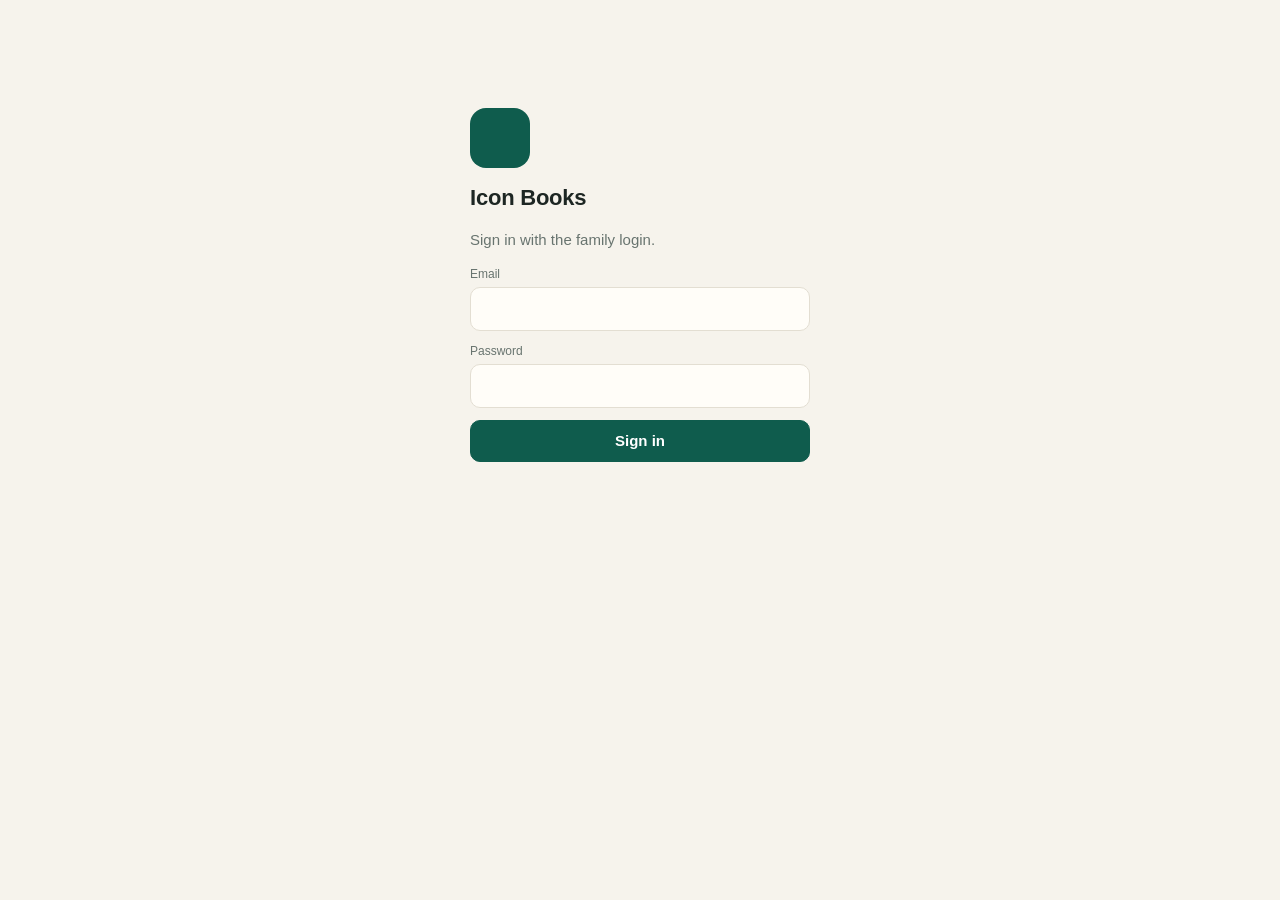
<file: app/index.html>
<!doctype html>
<html lang="en">
<head>
<meta charset="utf-8">
<meta name="viewport" content="width=device-width,initial-scale=1,viewport-fit=cover">
<title>Icon Books</title>
<meta name="theme-color" content="#0f5c4d">
<link rel="manifest" href="manifest.webmanifest">
<link rel="icon" href="icon-192.png">
<link rel="apple-touch-icon" href="icon-192.png">
<meta name="apple-mobile-web-app-capable" content="yes">
<meta name="mobile-web-app-capable" content="yes">
<link rel="stylesheet" href="app.css">
</head>
<body>
<div id="root"></div>
<noscript>Icon Books needs JavaScript.</noscript>
<script src="config.js"></script>
<script src="app.js"></script>
</body>
</html>
</file>
<file: app/app.css>
:root{--bg:#f6f3ec;--card:#fffdf8;--ink:#1d2623;--mute:#68746f;--line:#e3ded2;--brand:#0f5c4d;--brand-ink:#fff;--accent:#b8860b;--good:#13795b;--bad:#b3261e;--warn:#fff3cd;--soft:#ece8dc;--shadow:0 1px 2px rgba(30,40,35,.06),0 4px 14px rgba(30,40,35,.05)}
@media (prefers-color-scheme:dark){:root:not([data-theme=light]){--bg:#121816;--card:#1a2220;--ink:#e8eeeb;--mute:#93a39d;--line:#2b3733;--brand:#3aa68e;--brand-ink:#08130f;--accent:#e0b44a;--good:#4cc9a1;--bad:#ff8a80;--warn:#3a3217;--soft:#222c29;--shadow:none;color-scheme:dark}}
:root[data-theme=dark]{--bg:#121816;--card:#1a2220;--ink:#e8eeeb;--mute:#93a39d;--line:#2b3733;--brand:#3aa68e;--brand-ink:#08130f;--accent:#e0b44a;--good:#4cc9a1;--bad:#ff8a80;--warn:#3a3217;--soft:#222c29;--shadow:none;color-scheme:dark}
:root[data-theme=light]{color-scheme:light}
*{box-sizing:border-box}html,body{margin:0}
body{background:var(--bg);color:var(--ink);font:15px/1.45 -apple-system,BlinkMacSystemFont,"Segoe UI",Roboto,"Noto Sans",sans-serif;-webkit-text-size-adjust:100%}
.num{font-variant-numeric:tabular-nums;font-feature-settings:"tnum"}
h1{font-size:22px;margin:0 0 4px;letter-spacing:-.01em}h2{font-size:16px;margin:22px 0 8px}h3{font-size:14px;margin:0}
button,input,select,textarea{font:inherit;color:inherit}
.shell{display:flex;min-height:100vh;min-height:100dvh}
.side{display:none}
.main{flex:1;min-width:0;padding:max(14px,env(safe-area-inset-top)) max(16px,env(safe-area-inset-right)) calc(88px + env(safe-area-inset-bottom)) max(16px,env(safe-area-inset-left));max-width:980px;margin:0 auto;width:100%}
.nav{position:fixed;left:0;right:0;bottom:0;display:flex;background:var(--card);border-top:1px solid var(--line);padding-bottom:env(safe-area-inset-bottom);z-index:20}
.nav a{flex:1;text-align:center;padding:8px 2px 7px;color:var(--mute);text-decoration:none;font-size:11px;display:flex;flex-direction:column;align-items:center;gap:2px;min-height:52px}
.nav a svg{width:22px;height:22px;stroke:currentColor;fill:none;stroke-width:1.8;stroke-linecap:round;stroke-linejoin:round}
.nav a.on{color:var(--brand);font-weight:600}
.nav a.plus{color:var(--brand-ink)}
.nav a.plus span.fab{background:var(--brand);width:46px;height:46px;border-radius:50%;display:flex;align-items:center;justify-content:center;margin-top:-18px;box-shadow:var(--shadow)}
.nav a.plus svg{stroke:var(--brand-ink)}
@media(min-width:900px){.side{display:flex;flex-direction:column;gap:2px;width:210px;padding:20px 12px;border-right:1px solid var(--line);position:sticky;top:0;height:100vh;background:var(--card)}
 .side a{display:flex;gap:10px;align-items:center;padding:9px 12px;border-radius:9px;color:var(--ink);text-decoration:none}.side a svg{width:20px;height:20px;stroke:currentColor;fill:none;stroke-width:1.8;stroke-linecap:round;stroke-linejoin:round}
 .side a.on{background:var(--soft);color:var(--brand);font-weight:600}.side .brand{font-weight:700;font-size:18px;padding:4px 12px 14px;color:var(--brand)}
 .nav{display:none}.main{padding-bottom:40px}}
.top{display:flex;align-items:center;justify-content:space-between;gap:10px;margin-bottom:10px}
.who{border:1px solid var(--line);background:var(--card);border-radius:20px;padding:5px 12px;font-size:13px;cursor:pointer}
.card{background:var(--card);border:1px solid var(--line);border-radius:14px;padding:14px;box-shadow:var(--shadow)}
.grid{display:grid;gap:10px}.g2{grid-template-columns:1fr 1fr}.g3{grid-template-columns:repeat(auto-fit,minmax(150px,1fr))}.gcred{grid-template-columns:repeat(auto-fit,minmax(min(280px,100%),1fr))}
.grid>*{min-width:0}
.stat .l{color:var(--mute);font-size:12px}.stat .v{font-size:20px;font-weight:650;margin-top:2px}.stat .s{font-size:12px;color:var(--mute)}
.pos{color:var(--good)}.neg{color:var(--bad)}.mute{color:var(--mute)}.small{font-size:12px}
.row{display:flex;align-items:center;gap:10px}.sp{flex:1}.wrap{flex-wrap:wrap}
.list>*{display:flex;gap:10px;align-items:center;padding:11px 2px;border-bottom:1px solid var(--line);cursor:pointer;text-decoration:none;color:inherit}
.list>*:last-child{border-bottom:0}
.ico{width:36px;height:36px;border-radius:10px;background:var(--soft);display:flex;align-items:center;justify-content:center;flex:none;font-size:11px;font-weight:700;color:var(--brand)}
.ico.in{background:rgba(19,121,91,.14);color:var(--good)}.ico.out{background:rgba(179,38,30,.1);color:var(--bad)}
.tag{display:inline-block;font-size:11px;padding:1px 7px;border-radius:9px;background:var(--soft);color:var(--mute);white-space:nowrap}
.day{font-size:12px;color:var(--mute);margin:16px 2px 4px;text-transform:uppercase;letter-spacing:.04em}
.btn{border:1px solid var(--line);background:var(--card);border-radius:10px;padding:9px 14px;cursor:pointer;font-weight:550;min-height:40px}
.btn.pri{background:var(--brand);border-color:var(--brand);color:var(--brand-ink)}.btn.danger{color:var(--bad);border-color:var(--bad)}
.btn.sm{padding:5px 10px;min-height:32px;font-size:13px}.btn:disabled{opacity:.5;cursor:default}
.pills{display:flex;gap:6px;flex-wrap:wrap}.pill{border:1px solid var(--line);background:var(--card);border-radius:18px;padding:6px 12px;cursor:pointer;font-size:13px;min-height:34px}
.pill.on{background:var(--brand);color:var(--brand-ink);border-color:var(--brand)}
.tabs{display:flex;gap:4px;overflow-x:auto;margin:0 -2px 12px;padding:2px}.tabs .pill{white-space:nowrap}
label.f{display:block;margin:12px 0}label.f>span{display:block;font-size:12px;color:var(--mute);margin-bottom:4px}
input[type=text],input[type=number],input[type=date],input[type=email],input[type=password],input[type=search],select,textarea{width:100%;border:1px solid var(--line);background:var(--card);border-radius:10px;padding:10px 12px;min-height:42px;outline:none}
input:focus,select:focus,textarea:focus{border-color:var(--brand);box-shadow:0 0 0 3px rgba(15,92,77,.15)}
.amt{font-size:26px;font-weight:650;padding:12px}
.preview{background:var(--soft);border-radius:12px;padding:10px 12px;font-size:13px;margin:14px 0}
.preview .ln{display:flex;gap:8px}.preview .ln b{width:24px;color:var(--mute);font-weight:600}
.err{color:var(--bad);font-size:13px;margin:6px 0}.note{background:var(--warn);border-radius:10px;padding:9px 12px;font-size:13px;margin:10px 0}
.tablewrap{overflow-x:auto;border:1px solid var(--line);border-radius:12px;background:var(--card)}
table{border-collapse:collapse;width:100%;font-size:13px}th,td{padding:8px 10px;text-align:left;border-bottom:1px solid var(--line);vertical-align:top}
th{position:sticky;top:0;background:var(--soft);font-weight:600;font-size:12px;color:var(--mute);white-space:nowrap}
td.r,th.r{text-align:right;font-variant-numeric:tabular-nums;white-space:nowrap}tr.click{cursor:pointer}tr.click:hover td{background:var(--soft)}
tr.total td{font-weight:700;background:var(--soft)}tr.sub td{font-weight:650}
.sheetbg{position:fixed;inset:0;background:rgba(10,18,15,.45);z-index:50;display:flex;align-items:flex-end;justify-content:center}
.sheet{background:var(--bg);width:100%;max-width:640px;max-height:92dvh;overflow:auto;border-radius:18px 18px 0 0;padding:16px max(16px,env(safe-area-inset-right)) calc(18px + env(safe-area-inset-bottom)) max(16px,env(safe-area-inset-left))}
@media(min-width:700px){.sheetbg{align-items:center}.sheet{border-radius:18px}}
.toast{position:fixed;left:50%;transform:translateX(-50%);bottom:calc(76px + env(safe-area-inset-bottom));background:#1d2623;color:#fff;padding:10px 16px;border-radius:12px;z-index:90;max-width:90vw;font-size:14px}
.toast.bad{background:var(--bad)}
.chat{display:flex;flex-direction:column;gap:10px}
.msg{max-width:88%;padding:10px 13px;border-radius:14px;white-space:pre-wrap;word-wrap:break-word}
.msg.u{align-self:flex-end;background:var(--brand);color:var(--brand-ink)}.msg.a{align-self:flex-start;background:var(--card);border:1px solid var(--line)}
.msg.t{align-self:flex-start;font-size:12px;color:var(--mute);padding:2px 6px}
.composer{position:sticky;bottom:calc(60px + env(safe-area-inset-bottom));display:flex;gap:8px;background:var(--bg);padding:8px 0}
@media(min-width:900px){.composer{bottom:0}}
.center{max-width:380px;margin:12vh auto 0;padding:0 20px}
.logo{width:60px;height:60px;border-radius:16px;background:var(--brand);margin-bottom:14px}
pre.ap{white-space:pre-wrap;font:13px/1.5 ui-monospace,Menlo,monospace;background:var(--soft);border-radius:10px;padding:10px;margin:10px 0}
.spin{display:inline-block;width:16px;height:16px;border:2px solid var(--line);border-top-color:var(--brand);border-radius:50%;animation:s .8s linear infinite;vertical-align:-3px}@keyframes s{to{transform:rotate(1turn)}}
details summary{cursor:pointer;color:var(--mute);font-size:13px;margin:8px 0}
@media print{.nav,.side,.top .btn,.composer{display:none}}

a.btn{text-decoration:none;color:inherit;display:inline-flex;align-items:center;justify-content:center}a.btn.pri{color:var(--brand-ink)}a{color:var(--brand)}

#nl-badge-frame,iframe[title="Powered by Netlify"]{display:none!important;visibility:hidden!important;pointer-events:none!important}
.nav a{min-width:0}
</file>
